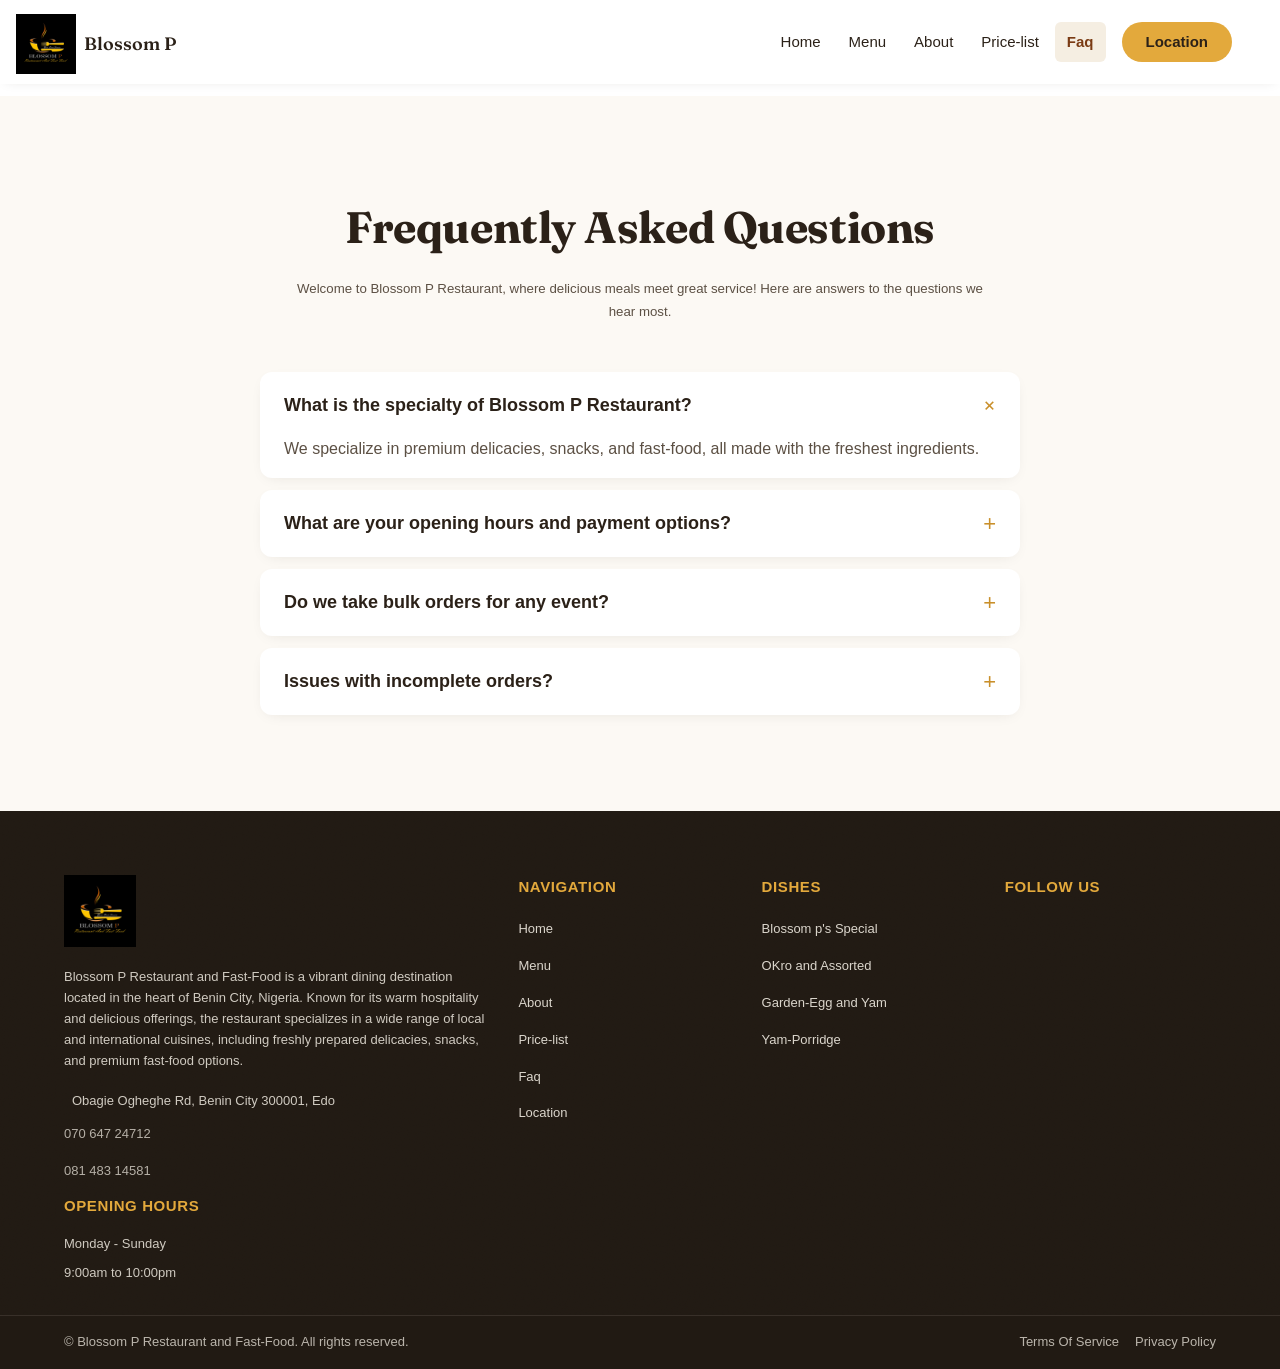
<file: faq/index.html>
<!DOCTYPE html>
<html lang="en">
<head>
    <meta charset="UTF-8">
    <meta name="viewport" content="width=device-width, initial-scale=1.0">
    <meta name="description" content="Get answers about Blossom P Restaurant in Benin City, including our Nigerian food, opening hours, payment options, and bulk orders.">
    <link rel="canonical" href="https://www.blossompfastfood.com/faq/index.html">
    <meta property="og:type" content="website">
    <meta property="og:site_name" content="Blossom P Restaurant and Fast-Food">
    <meta property="og:url" content="https://www.blossompfastfood.com/faq/index.html">
    <meta property="og:image" content="https://www.blossompfastfood.com/Resources/css/img/africana/okra1-img.jpg">
    <meta property="og:image:alt" content="Blossom P Nigerian meals served in Benin City">
    <meta property="og:title" content="FAQs | Blossom P Restaurant Benin City">
    <meta property="og:description" content="Find answers about Blossom P Restaurant, opening hours, payment options, and bulk orders in Benin City.">
    <meta name="twitter:card" content="summary">
    <meta name="twitter:image" content="https://www.blossompfastfood.com/Resources/css/img/africana/okra1-img.jpg">
    <meta name="twitter:title" content="FAQs | Blossom P Restaurant Benin City">
    <meta name="twitter:description" content="Find answers about Blossom P Restaurant, opening hours, payment options, and bulk orders in Benin City.">
    <title>FAQs | Blossom P Restaurant Benin City</title>
    <link rel="stylesheet" href="../Resources/css/tokens.css">
    <link rel="stylesheet" href="../Resources/css/shared.css">
    <link rel="stylesheet" href="style.css">

    <link rel="apple-touch-icon" sizes="180x180" href="../favicon_io/apple-touch-icon.png">
    <link rel="icon" type="image/png" sizes="32x32" href="../favicon_io/favicon-32x32.png">
    <link rel="icon" type="image/png" sizes="16x16" href="../favicon_io/favicon-16x16.png">
    <link rel="manifest" href="../favicon_io/site.webmanifest">

    <script src="../ajax/libs/jquery/3.7.1/jquery.min.js"></script>
    <script src="../7542b063b0.js" crossorigin="anonymous"></script>

</head>
<body>

<div class="main-content">
    <a href="#main-content" class="skip-link">Skip to content</a>
    <!-- SHARED HEADER — keep in sync with other 5 pages, see Resources/css/shared.css for shared styles -->
     <header>
        <div class="sidebtn" id="sbtn"><i class="fa-solid fa-bars btnicon"></i></div>
        <a href="../index.html" class="logo1">
            <img src="../Resources/logo/logo1.jpg" alt="Blossom P logo">
        </a>
        <a href="../index.html" class="nav-brand-text">Blossom P</a>
        <div class="long"></div>

            <div class="sidebar-backdrop" id="sidebarBackdrop"></div>
            <div class="sidebar" id="sidebar">
                <div class="sidebar__brand">
                    <img src="../Resources/logo/logo1.jpg" alt="Blossom P logo">
                    <div>
                        <p class="sidebar__brand-name">Blossom P</p>
                        <p class="sidebar__brand-tag">Restaurant &amp; Fast-Food</p>
                    </div>
                </div>
                <div class="sidebar__nav" role="navigation" aria-label="Mobile menu">
                    <a href="../index.html" class="sidebar__link"><i class="fa-solid fa-house"></i><span>Home</span></a>
                    <a href="../menu2/index.html" class="sidebar__link"><i class="fa-solid fa-utensils"></i><span>Menu</span></a>
                    <a href="../Pages/pricelist/index.html" class="sidebar__link"><i class="fa-solid fa-tag"></i><span>Price-list</span></a>
                    <a href="../Pages/About/index.html" class="sidebar__link"><i class="fa-solid fa-circle-info"></i><span>About</span></a>
                    <a href="../Pages/location/index.html" class="sidebar__link"><i class="fa-solid fa-location-dot"></i><span>Contact Us</span></a>
                    <a href="index.html" class="sidebar__link active"><i class="fa-solid fa-circle-question"></i><span>Faq</span></a>
                </div>
                <div class="sidebar__footer">
                    <a href="../Pages/location/index.html" class="btn btn-primary sidebar__cta">Order Online</a>
                    <span class="sidebar__footer-label">Follow Us</span>
                    <div class="side-socials">
                        <a href="https://www.facebook.com" target="_blank" rel="noopener" aria-label="Facebook"><i class="fa-brands fa-facebook-f icon"></i></a>
                        <a href="https://www.instagram.com/blossom_p_fastfood?stkn=bjQwM3M0cDZuYmN6" target="_blank" rel="noopener" aria-label="Instagram"><i class="fa-brands fa-instagram icon"></i></a>
                        <a href="https://wa.me/2349138878562" target="_blank" rel="noopener" aria-label="WhatsApp"><i class="fa-brands fa-whatsapp icon"></i></a>
                    </div>
                </div>
            </div>

           <nav>
            <div class="navlink">
                <a href="../index.html">Home</a>
                <a href="../menu2/index.html">Menu</a>
                <a href="../Pages/About/index.html">About</a>
                <a href="../Pages/pricelist/index.html">Price-list</a>
                <a href="index.html" class="active">Faq</a>
                <a href="../Pages/location/index.html">Location</a>
            </div>
        </nav>

        <div class="order">
            <a href="../Pages/location/index.html">Order Online</a>
        </div>

      </header>
      <!-- END SHARED HEADER -->

    <div class="title" id="main-content" tabindex="-1">
        <h1>Frequently Asked Questions</h1>
        <h5>Welcome to Blossom P Restaurant, where delicious meals meet great service! Here are answers to the questions we hear most.</h5>
    </div>

    <div class="container">
        <!-- FAQ Section -->
        <div class="faq-list">
            <details class="faq-item" name="faq" open>
                <summary class="faq-item__q">What is the specialty of Blossom P Restaurant?</summary>
                <p class="faq-item__a">We specialize in premium delicacies, snacks, and fast-food, all made with the freshest ingredients.</p>
            </details>

            <details class="faq-item" name="faq">
                <summary class="faq-item__q">What are your opening hours and payment options?</summary>
                <p class="faq-item__a">We're open Monday to Sunday, 9:00am to 10:00pm. We accept cash, card, and digital payment methods for your convenience.</p>
            </details>

            <details class="faq-item" name="faq">
                <summary class="faq-item__q">Do we take bulk orders for any event?</summary>
                <p class="faq-item__a">Yes, we do take bulk orders for events, but with prior notice.</p>
            </details>

            <details class="faq-item" name="faq">
                <summary class="faq-item__q">Issues with incomplete orders?</summary>
                <p class="faq-item__a">For every order, the customer is supposed to confirm their order before leaving the restaurant.</p>
            </details>
        </div>
    </div>

        <!-- SHARED FOOTER — keep in sync with other 5 pages, see Resources/css/shared.css for shared styles -->
        <div class="footer-cont">
            <div class="items">
                <img src="../Resources/logo/logo1.jpg" alt="Blossom P logo">
                <p>Blossom P Restaurant and Fast-Food is a vibrant dining destination
                     located in the heart of Benin City, Nigeria. Known for its warm hospitality and delicious offerings, the restaurant specializes in a wide range of local and international cuisines,
                    including freshly prepared delicacies, snacks, and premium fast-food options.</p>
               <p class="footer-address"><i class="fa-solid fa-location-dot"></i> Obagie Ogheghe Rd, Benin City 300001, Edo</p>
               <p class="footer-phone"><i class="fa-solid fa-phone"></i> <a href="tel:+2347064724712">070 647 24712</a></p>
               <p class="footer-phone"><i class="fa-solid fa-phone"></i> <a href="tel:+2348148314581">081 483 14581</a></p>
               <h3>Opening Hours</h3>
               <p>Monday - Sunday</p>
               <p>9:00am to 10:00pm</p>
            </div>
            <div class="items">
                <h3>Navigation</h3>
                <a href="../index.html">Home</a>
                <a href="../menu2/index.html">Menu</a>
                <a href="../Pages/About/index.html">About</a>
                <a href="../Pages/pricelist/index.html">Price-list</a>
                <a href="index.html">Faq</a>
                <a href="../Pages/location/index.html">Location</a>
            </div>
            <div class="items">
                <h3>Dishes</h3>
                <a href="../menu2/index.html#Continental">Blossom p's Special</a>
                <a href="../menu2/index.html#African">OKro and Assorted</a>
                <a href="../menu2/index.html#African">Garden-Egg and Yam</a>
                <a href="../menu2/index.html#African">Yam-Porridge</a>
            </div>
            <div class="items">
                <h3>Follow Us</h3>
                <div class="icon">
                    <a href="https://www.facebook.com" target="_blank" rel="noopener" aria-label="Facebook"><i class="fa-brands fa-facebook-f i"></i></a>
                    <a href="https://www.instagram.com/blossom_p_fastfood?stkn=bjQwM3M0cDZuYmN6" target="_blank" rel="noopener" aria-label="Instagram"><i class="fa-brands fa-instagram i"></i></a>
                    <a href="https://wa.me/2349138878562" target="_blank" rel="noopener" aria-label="WhatsApp"><i class="fa-brands fa-whatsapp i"></i></a>
            </div>
            </div>
     </div>
        <footer>
            <div class="boxx">
           <p class="copy">&copy; <span id="current-year"></span> Blossom P Restaurant and Fast-Food. All rights reserved.</p>
           <div class="terms">
            <a href="#">Terms Of Service</a>
            <a href="#">Privacy Policy</a>
        </div>
    </div>
        </footer>
        <!-- END SHARED FOOTER -->

</div>
<script src="../Resources/js/nav.js"></script>
</body>
</html>
</file>
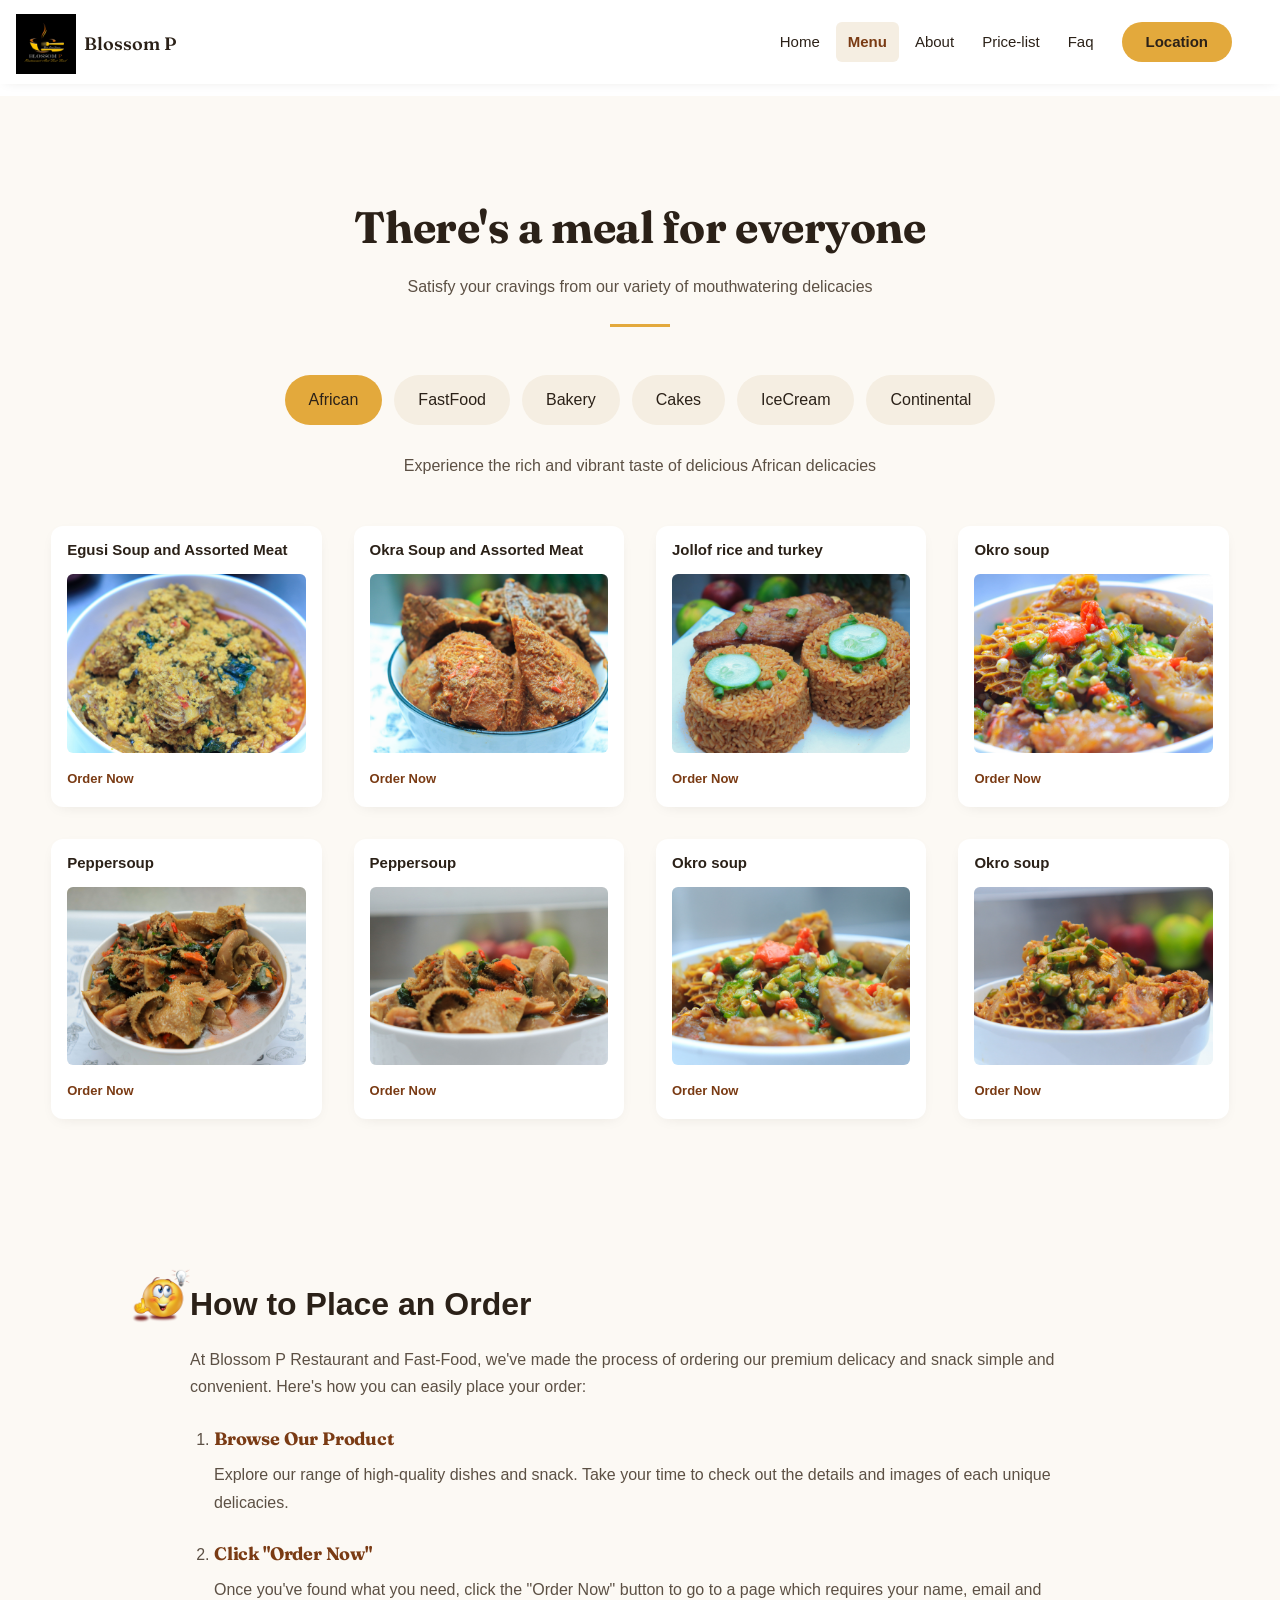
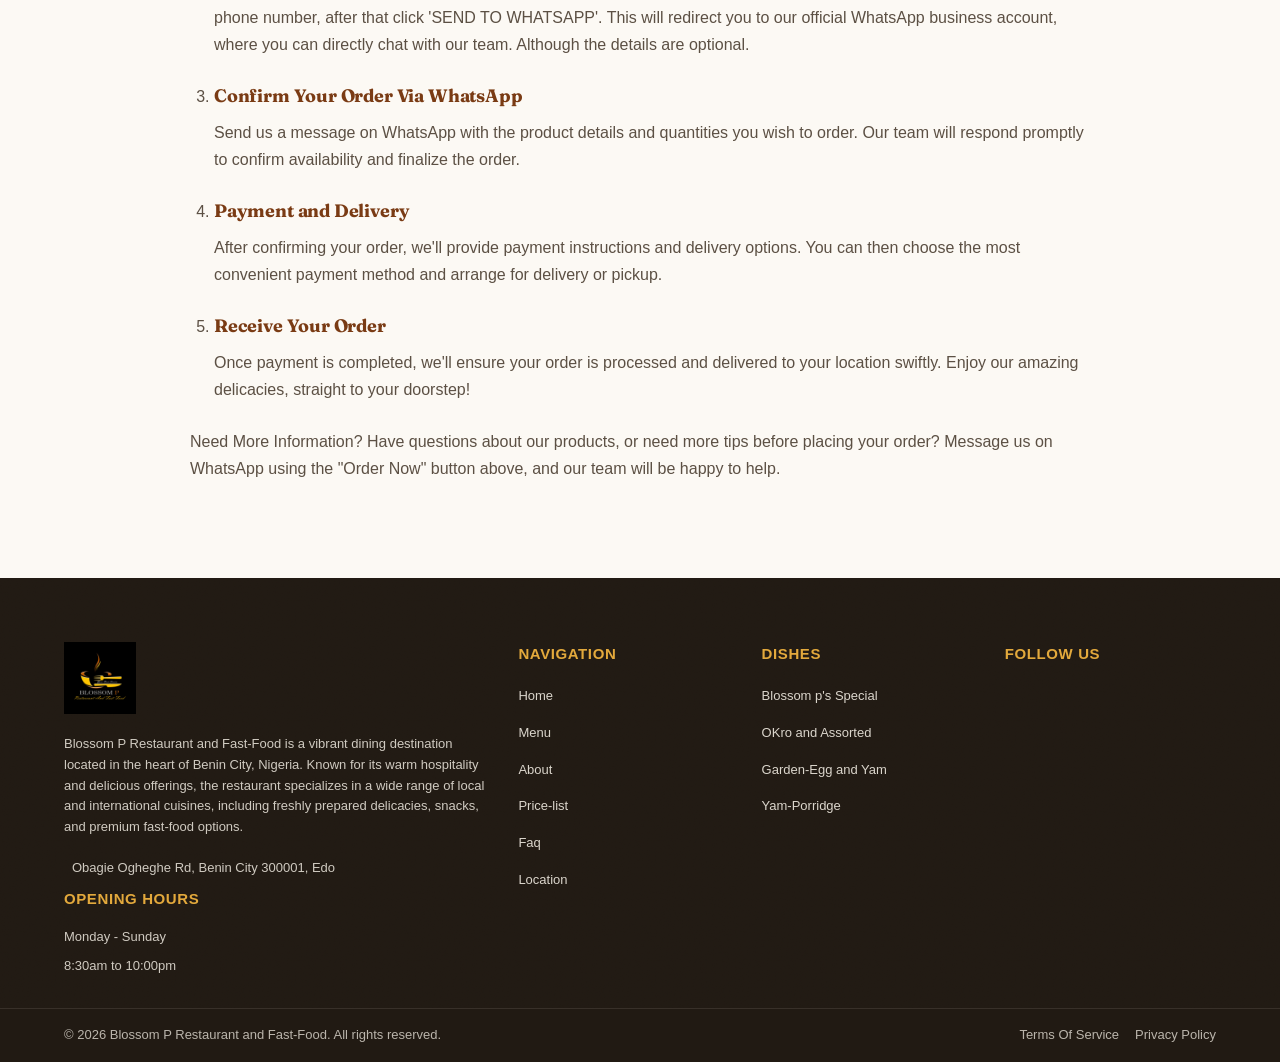
<file: menu2/index.html>
<!DOCTYPE html>
<html lang="en">
<head>
    <meta charset="UTF-8">
    <meta name="viewport" content="width=device-width, initial-scale=1.0">
    <meta name="description" content="Explore the Blossom P menu in Benin City, with Nigerian meals, fast food, bakery items, continental dishes, and ice cream. Order your favorites on WhatsApp.">
    <link rel="canonical" href="https://www.blossompfastfood.com/menu2/index.html">
    <meta property="og:type" content="website">
    <meta property="og:site_name" content="Blossom P Restaurant and Fast-Food">
    <meta property="og:url" content="https://www.blossompfastfood.com/menu2/index.html">
    <meta property="og:image" content="https://www.blossompfastfood.com/Resources/css/img/africana/jollof-turkey-img.jpg">
    <meta property="og:image:alt" content="Jollof rice with turkey from the Blossom P menu">
    <meta property="og:title" content="Restaurant Menu | Blossom P Benin City">
    <meta property="og:description" content="Explore Nigerian meals, fast food, bakery items, continental dishes, and ice cream at Blossom P in Benin City.">
    <meta name="twitter:card" content="summary">
    <meta name="twitter:image" content="https://www.blossompfastfood.com/Resources/css/img/africana/jollof-turkey-img.jpg">
    <meta name="twitter:title" content="Restaurant Menu | Blossom P Benin City">
    <meta name="twitter:description" content="Explore Nigerian meals, fast food, bakery items, continental dishes, and ice cream at Blossom P in Benin City.">
    <title>Restaurant Menu | Blossom P Benin City</title>
    <link rel="stylesheet" href="../Resources/css/tokens.css">
    <link rel="stylesheet" href="../Resources/css/shared.css">
    <link rel="stylesheet" href="style.css">

    <link rel="apple-touch-icon" sizes="180x180" href="../favicon_io/apple-touch-icon.png">
    <link rel="icon" type="image/png" sizes="32x32" href="../favicon_io/favicon-32x32.png">
    <link rel="icon" type="image/png" sizes="16x16" href="../favicon_io/favicon-16x16.png">
    <link rel="manifest" href="../favicon_io/site.webmanifest">

    <script src="../ajax/libs/jquery/3.7.1/jquery.min.js"></script>
    <script src="../7542b063b0.js" crossorigin="anonymous"></script>

</head>
<body>

    <div class="main-content">
        <!-- SHARED HEADER — keep in sync with other 5 pages, see Resources/css/shared.css for shared styles -->
        <a href="#main" class="skip-link">Skip to content</a>
      <header>
            <div class="sidebtn" id="sbtn"><i class="fa-solid fa-bars btnicon"></i></div>
            <a href="../index.html" class="logo1">
                <img src="../Resources/logo/logo1.jpg" alt="Blossom P logo">
            </a>
            <a href="../index.html" class="nav-brand-text">Blossom P</a>
            <div class="long"></div>

            <div class="sidebar-backdrop" id="sidebarBackdrop"></div>
            <div class="sidebar" id="sidebar">
                <div class="sidebar__brand">
                    <img src="../Resources/logo/logo1.jpg" alt="Blossom P logo">
                    <div>
                        <p class="sidebar__brand-name">Blossom P</p>
                        <p class="sidebar__brand-tag">Restaurant &amp; Fast-Food</p>
                    </div>
                </div>
                <div class="sidebar__nav" role="navigation" aria-label="Mobile menu">
                    <a href="../index.html" class="sidebar__link"><i class="fa-solid fa-house"></i><span>Home</span></a>
                    <a href="index.html" class="sidebar__link active"><i class="fa-solid fa-utensils"></i><span>Menu</span></a>
                    <a href="../Pages/pricelist/index.html" class="sidebar__link"><i class="fa-solid fa-tag"></i><span>Price-list</span></a>
                    <a href="../Pages/About/index.html" class="sidebar__link"><i class="fa-solid fa-circle-info"></i><span>About</span></a>
                    <a href="../Pages/location/index.html" class="sidebar__link"><i class="fa-solid fa-location-dot"></i><span>Contact Us</span></a>
                    <a href="../faq/index.html" class="sidebar__link"><i class="fa-solid fa-circle-question"></i><span>Faq</span></a>
                </div>
                <div class="sidebar__footer">
                    <a href="../Pages/location/index.html" class="btn btn-primary sidebar__cta">Order Online</a>
                    <span class="sidebar__footer-label">Follow Us</span>
                    <div class="side-socials">
                        <a href="https://www.facebook.com" target="_blank" rel="noopener" aria-label="Facebook"><i class="fa-brands fa-facebook-f icon"></i></a>
                        <a href="https://www.instagram.com/blossom_p_fastfood?stkn=bjQwM3M0cDZuYmN6" target="_blank" rel="noopener" aria-label="Instagram"><i class="fa-brands fa-instagram icon"></i></a>
                        <a href="https://wa.me/2349138878562" target="_blank" rel="noopener" aria-label="WhatsApp"><i class="fa-brands fa-whatsapp icon"></i></a>
                    </div>
                </div>
            </div>

           <nav>
            <div class="navlink">
                <a href="../index.html">Home</a>
                <a href="index.html" class="active">Menu</a>
                <a href="../Pages/About/index.html">About</a>
                <a href="../Pages/pricelist/index.html">Price-list</a>
                <a href="../faq/index.html">Faq</a>
                <a href="../Pages/location/index.html">Location</a>
            </div>
        </nav>

        <div class="order">
            <a href="../Pages/location/index.html">Order Online</a>
        </div>

      </header>
      <!-- END SHARED HEADER -->

      <div class="main" id="main" tabindex="-1">
          <div class="meal">
              <h1>There's a meal for everyone</h1>
              <p>Satisfy your cravings from our variety of mouthwatering delicacies</p>
              <hr>
          </div>

          <div class="menu" id="menu">
              <p><a href="#" class="category active" data-category="African">African</a></p>
              <p><a href="#" class="category" data-category="FastFood">FastFood</a></p>
              <p><a href="#" class="category" data-category="Bakery">Bakery</a></p>
              <p><a href="#" class="category" data-category="Cakes">Cakes</a></p>
              <p><a href="#" class="category" data-category="Icecream">IceCream</a></p>
              <p><a href="#" class="category" data-category="Continental">Continental</a></p>
              <p class="af">Experience the rich and vibrant taste of delicious African delicacies</p>
          </div>

          <!-- African food section -->
          <div class="food active" id="African">
              <div class="box">
                  <h5>Egusi Soup and Assorted Meat</h5>
                  <div class="dish-card__media"><img src="../Resources/css/img/africana/egusi-img.jpg" alt="Egusi Soup"></div>
                  <p><a href="../Pages/location/index.html">Order Now</a></p>
              </div>
              <div class="box">
                  <h5>Okra Soup and Assorted Meat</h5>
                  <div class="dish-card__media"><img src="../Resources/css/img/africana/assorted1-img.jpg" alt="Okra Soup"></div>
                  <p><a href="../Pages/location/index.html">Order Now</a></p>
              </div>
              <div class="box">
                  <h5>Jollof rice and turkey</h5>
                  <div class="dish-card__media"><img src="../Resources/css/img/africana/jollof-turkey-img.jpg" alt="Jollof rice and turkey"></div>
                  <p><a href="../Pages/location/index.html">Order Now</a></p>
              </div>
              <div class="box">
                  <h5>Okro soup</h5>
                  <div class="dish-card__media"><img src="../Resources/css/img/africana/okra1-img.jpg" alt="Okro soup"></div>
                  <p><a href="../Pages/location/index.html">Order Now</a></p>
              </div>
              <div class="box">
                  <h5>Peppersoup</h5>
                  <div class="dish-card__media"><img src="../Resources/css/img/africana/ppsoup2-img.jpg" alt="Peppersoup"></div>
                  <p><a href="../Pages/location/index.html">Order Now</a></p>
              </div>
              <div class="box">
                  <h5>Peppersoup</h5>
                  <div class="dish-card__media"><img src="../Resources/css/img/africana/ppsoupp1-img.jpg" alt="Peppersoup"></div>
                  <p><a href="../Pages/location/index.html">Order Now</a></p>
              </div>
              <div class="box">
                  <h5>Okro soup</h5>
                  <div class="dish-card__media"><img src="../Resources/css/img/africana/okra2-img.jpg" alt="Okro soup"></div>
                  <p><a href="../Pages/location/index.html">Order Now</a></p>
              </div>
              <div class="box">
                  <h5>Okro soup</h5>
                  <div class="dish-card__media"><img src="../Resources/css/img/africana/okra4-img.jpg" alt="Okro soup"></div>
                  <p><a href="../Pages/location/index.html">Order Now</a></p>
              </div>
          </div>

          <!-- Fast Food section -->
          <div class="food" id="FastFood">
              <div class="box">
                  <h5>Garden Egg Stew</h5>
                  <div class="dish-card__media"><img src="../Resources/css/img/fastfood/eggsauce-img.jpg" alt="Garden Egg Stew"></div>
                  <p><a href="../Pages/location/index.html">Order Now</a></p>
              </div>
              <div class="box">
                  <h5>Fried rice and chicken</h5>
                  <div class="dish-card__media"><img src="../Resources/css/img/fastfood/friedrice-chicken-img.jpg" alt="Fried rice and chicken"></div>
                  <p><a href="../Pages/location/index.html">Order Now</a></p>
              </div>
              <div class="box">
                  <h5>Sauce and turkey</h5>
                  <div class="dish-card__media"><img src="../Resources/css/img/fastfood/sauce-and-turkey-img.jpg" alt="Sauce and turkey"></div>
                  <p><a href="../Pages/location/index.html">Order Now</a></p>
              </div>
              <div class="box">
                  <h5>Jollof rice and turkey</h5>
                  <div class="dish-card__media"><img src="../Resources/css/img/fastfood/jolof-turkey3-img.jpg" alt="Jollof rice and turkey"></div>
                  <p><a href="../Pages/location/index.html">Order Now</a></p>
              </div>
              <div class="box">
                  <h5>Fried Rice</h5>
                  <div class="dish-card__media"><img src="../Resources/css/img/fastfood/friedrice-img.jpg" alt="Fried Rice"></div>
                  <p><a href="../Pages/location/index.html">Order Now</a></p>
              </div>
              <div class="box">
                  <h5>Jollof rice and turkey</h5>
                  <div class="dish-card__media"><img src="../Resources/css/img/fastfood/joloff-turkey2-img.jpg" alt="Jollof rice and turkey"></div>
                  <p><a href="../Pages/location/index.html">Order Now</a></p>
              </div>
              <div class="box">
                  <h5>Spaghetti</h5>
                  <div class="dish-card__media"><img src="../Resources/css/img/fastfood/spagg2-img.jpg" alt="Spaghetti"></div>
                  <p><a href="../Pages/location/index.html">Order Now</a></p>
              </div>
              <div class="box">
                  <h5>Spaghetti</h5>
                  <div class="dish-card__media"><img src="../Resources/css/img/fastfood/spag-img.jpg" alt="Spaghetti"></div>
                  <p><a href="../Pages/location/index.html">Order Now</a></p>
              </div>
          </div>

          <!-- Bakery section -->
          <div class="food" id="Bakery">
              <div class="box">
                  <h5>Cake</h5>
                  <div class="dish-card__media"><img src="../Resources/css/img/bakery/cake-3500-img.jpg" alt="Cake"></div>
                  <p><a href="../Pages/location/index.html">Order Now</a></p>
              </div>
              <div class="box">
                  <h5>Cup cake</h5>
                  <div class="dish-card__media"><img src="../Resources/css/img/bakery/cupcakeimg.jpg" alt="Cup cake"></div>
                  <p><a href="../Pages/location/index.html">Order Now</a></p>
              </div>
              <div class="box">
                  <h5>Fish pie</h5>
                  <div class="dish-card__media"><img src="../Resources/css/img/bakery/fishpie-img.jpg" alt="Fish pie"></div>
                  <p><a href="../Pages/location/index.html">Order Now</a></p>
              </div>
              <div class="box">
                  <h5>Meat pie</h5>
                  <div class="dish-card__media"><img src="../Resources/css/img/bakery/meatpie-img.jpg" alt="Meat pie"></div>
                  <p><a href="../Pages/location/index.html">Order Now</a></p>
              </div>
              <div class="box">
                  <h5>Shawarma</h5>
                  <div class="dish-card__media"><img src="../Resources/css/img/bakery/sharwamar-img.jpg" alt="Shawarma"></div>
                  <p><a href="../Pages/location/index.html">Order Now</a></p>
              </div>
              <div class="box">
                  <h5>Shawarma</h5>
                  <div class="dish-card__media"><img src="../Resources/css/img/bakery/shawarma-outdoor3-img.jpg" alt="Shawarma"></div>
                  <p><a href="../Pages/location/index.html">Order Now</a></p>
              </div>
              <div class="box">
                  <h5>Cake</h5>
                  <div class="dish-card__media"><img src="../Resources/css/img/bakery/cake3-3500-img.jpg" alt="Cake"></div>
                  <p><a href="../Pages/location/index.html">Order Now</a></p>
              </div>
              <div class="box">
                  <h5>Cake</h5>
                  <div class="dish-card__media"><img src="../Resources/css/img/bakery/cake2-3500-img.jpg" alt="Cake"></div>
                  <p><a href="../Pages/location/index.html">Order Now</a></p>
              </div>
          </div>

          <!-- Cakes section -->
          <div class="food" id="Cakes">
              <div class="box">
                  <h5>Cake</h5>
                  <div class="dish-card__media"><img src="../Resources/css/img/bakery/cake-3500-img.jpg" alt="Cake"></div>
                  <p><a href="../Pages/location/index.html">Order Now</a></p>
              </div>
              <div class="box">
                  <h5>Cake</h5>
                  <div class="dish-card__media"><img src="../Resources/css/img/bakery/cake2-3500-img.jpg" alt="Cake"></div>
                  <p><a href="../Pages/location/index.html">Order Now</a></p>
              </div>
              <div class="box">
                  <h5>Cake</h5>
                  <div class="dish-card__media"><img src="../Resources/css/img/bakery/cake3-3500-img.jpg" alt="Cake"></div>
                  <p><a href="../Pages/location/index.html">Order Now</a></p>
              </div>
              <div class="box">
                  <h5>Cup cake</h5>
                  <div class="dish-card__media"><img src="../Resources/css/img/bakery/cupcakeimg.jpg" alt="Cup cake"></div>
                  <p><a href="../Pages/location/index.html">Order Now</a></p>
              </div>
          </div>

          <!-- Ice Cream section -->
          <div class="food" id="Icecream">
              <div class="coming-soon">
                  <h3>Ice cream flavors coming soon!</h3>
                  <p>We're putting together photos of our ice cream and cold drinks menu. In the meantime, ask our team about today's flavors when you place an order.</p>
                  <a href="../Pages/location/index.html" class="btn btn-primary">Ask about flavors</a>
              </div>
          </div>

          <!-- Continental section -->
          <div class="food" id="Continental">
              <div class="box">
                  <h5>Spaghetti</h5>
                  <div class="dish-card__media"><img src="../Resources/css/img/breakfast/spagg2-img.jpg" alt="Spaghetti"></div>
                  <p><a href="../Pages/location/index.html">Order Now</a></p>
              </div>
              <div class="box">
                  <h5>Special Rice</h5>
                  <div class="dish-card__media"><img src="../Resources/css/img/breakfast/specialrice1-img.jpg" alt="Special Rice"></div>
                  <p><a href="../Pages/location/index.html">Order Now</a></p>
              </div>
              <div class="box">
                  <h5>Spaghetti</h5>
                  <div class="dish-card__media"><img src="../Resources/css/img/breakfast/spag-img.jpg" alt="Spaghetti"></div>
                  <p><a href="../Pages/location/index.html">Order Now</a></p>
              </div>
              <div class="box">
                  <h5>Fried rice and Jollof rice</h5>
                  <div class="dish-card__media"><img src="../Resources/css/img/breakfast/friedriceandjollof-img.jpg" alt="Fried rice and Jollof rice"></div>
                  <p><a href="../Pages/location/index.html">Order Now</a></p>
              </div>
              <div class="box">
                  <h5>Egg sauce</h5>
                  <div class="dish-card__media"><img src="../Resources/css/img/breakfast/eggsauce-img.jpg" alt="Egg sauce"></div>
                  <p><a href="../Pages/location/index.html">Order Now</a></p>
              </div>
              <div class="box">
                  <h5>Shawarma</h5>
                  <div class="dish-card__media"><img src="../Resources/css/img/bakery/sharwamar-img.jpg" alt="Shawarma"></div>
                  <p><a href="../Pages/location/index.html">Order Now</a></p>
              </div>
              <div class="box">
                  <h5>Spaghetti</h5>
                  <div class="dish-card__media"><img src="../Resources/css/img/breakfast/spag-img.jpg" alt="Spaghetti"></div>
                  <p><a href="../Pages/location/index.html">Order Now</a></p>
              </div>
              <div class="box">
                  <h5>Special Rice</h5>
                  <div class="dish-card__media"><img src="../Resources/css/img/breakfast/specialrice1-img.jpg" alt="Special Rice"></div>
                  <p><a href="../Pages/location/index.html">Order Now</a></p>
              </div>
          </div>
      </div>

        <div class="order-section">
            <h3 class="order-title">How to Place an Order</h3>
            <img src="../Resources/css/img/idea%20emoji.png" alt="Idea Emoji" class="order-image">
            <p class="order-description">
                At Blossom P Restaurant and Fast-Food, we've made the process of ordering our premium delicacy and snack simple and convenient. Here's how you can easily place your order:
            </p>

            <ol class="order-steps">
                <li>
                    <h2>Browse Our Product</h2>
                    <p class="order-step">Explore our range of high-quality dishes and snack. Take your time to check out the details and images of each unique delicacies.</p>
                </li>
                <li>
                    <h2>Click "Order Now"</h2>
                    <p class="order-step">Once you've found what you need, click the "Order Now" button to go to a page which requires your name, email and phone number, after that click 'SEND TO WHATSAPP'. This will redirect you to our official WhatsApp business account, where you can directly chat with our team. Although the details are optional.</p>
                </li>
                <li>
                    <h2>Confirm Your Order Via WhatsApp</h2>
                    <p class="order-step">Send us a message on WhatsApp with the product details and quantities you wish to order. Our team will respond promptly to confirm availability and finalize the order.</p>
                </li>
                <li>
                    <h2>Payment and Delivery</h2>
                    <p class="order-step">After confirming your order, we'll provide payment instructions and delivery options. You can then choose the most convenient payment method and arrange for delivery or pickup.</p>
                </li>
                <li>
                    <h2>Receive Your Order</h2>
                    <p class="order-step">Once payment is completed, we'll ensure your order is processed and delivered to your location swiftly. Enjoy our amazing delicacies, straight to your doorstep!</p>
                </li>
            </ol>

            <p class="order-extra-info">
                Need More Information? Have questions about our products, or need more tips before placing your order? Message us on WhatsApp using the "Order Now" button above, and our team will be happy to help.
            </p>
        </div>

        <!-- SHARED FOOTER — keep in sync with other 5 pages, see Resources/css/shared.css for shared styles -->
        <div class="footer-cont">
            <div class="items">
                <img src="../Resources/logo/logo1.jpg" alt="Blossom P logo">
                <p>Blossom P Restaurant and Fast-Food is a vibrant dining destination
                     located in the heart of Benin City, Nigeria. Known for its warm hospitality and delicious offerings, the restaurant specializes in a wide range of local and international cuisines,
                    including freshly prepared delicacies, snacks, and premium fast-food options.</p>
               <p class="footer-address"><i class="fa-solid fa-location-dot"></i> Obagie Ogheghe Rd, Benin City 300001, Edo</p>
               <h3>Opening Hours</h3>
               <p>Monday - Sunday</p>
               <p>8:30am to 10:00pm</p>
            </div>
            <div class="items">
                <h3>Navigation</h3>
                <a href="../index.html">Home</a>
                <a href="index.html">Menu</a>
                <a href="../Pages/About/index.html">About</a>
                <a href="../Pages/pricelist/index.html">Price-list</a>
                <a href="../faq/index.html">Faq</a>
                <a href="../Pages/location/index.html">Location</a>
            </div>
            <div class="items">
                <h3>Dishes</h3>
                    <a href="#African">Blossom p's Special</a>
                    <a href="#African">OKro and Assorted</a>
                    <a href="#Bakery">Garden-Egg and Yam</a>
                    <a href="#Continental">Yam-Porridge</a>
            </div>
            <div class="items">
                <h3>Follow Us</h3>
                <div class="icon">
                <a href="https://www.facebook.com" target="_blank" rel="noopener" aria-label="Facebook"><i class="fa-brands fa-facebook-f i"></i></a>
                <a href="https://www.instagram.com/blossom_p_fastfood?stkn=bjQwM3M0cDZuYmN6" target="_blank" rel="noopener" aria-label="Instagram"><i class="fa-brands fa-instagram i"></i></a>
                <a href="https://wa.me/2349138878562" target="_blank" rel="noopener" aria-label="WhatsApp"><i class="fa-brands fa-whatsapp i"></i></a>
            </div>
            </div>
     </div>
        <footer>
            <div class="boxx">
           <p class="copy">&copy; <span id="current-year"></span> Blossom P Restaurant and Fast-Food. All rights reserved.</p>
           <div class="terms">
            <a href="#">Terms Of Service</a>
            <a href="#">Privacy Policy</a>
        </div>
     </div>
        </footer>
        <!-- END SHARED FOOTER -->
        </div>


</body>

<script src="../Resources/js/nav.js"></script>
<script>
    $(document).ready(function() {
      $('.category').click(function(e) {
          e.preventDefault();

          $('.food').removeClass('active').css('opacity', 0).hide();
          $('.menu p a').removeClass('active');
          $(this).addClass('active');

          var category = $(this).data('category');
          var $selectedSection = $('#' + category);

          $selectedSection.show().animate({ opacity: 1 }, 100).addClass('active');
      });

      $('#current-year').text(new Date().getFullYear());
  });
</script>
</html>
</file>
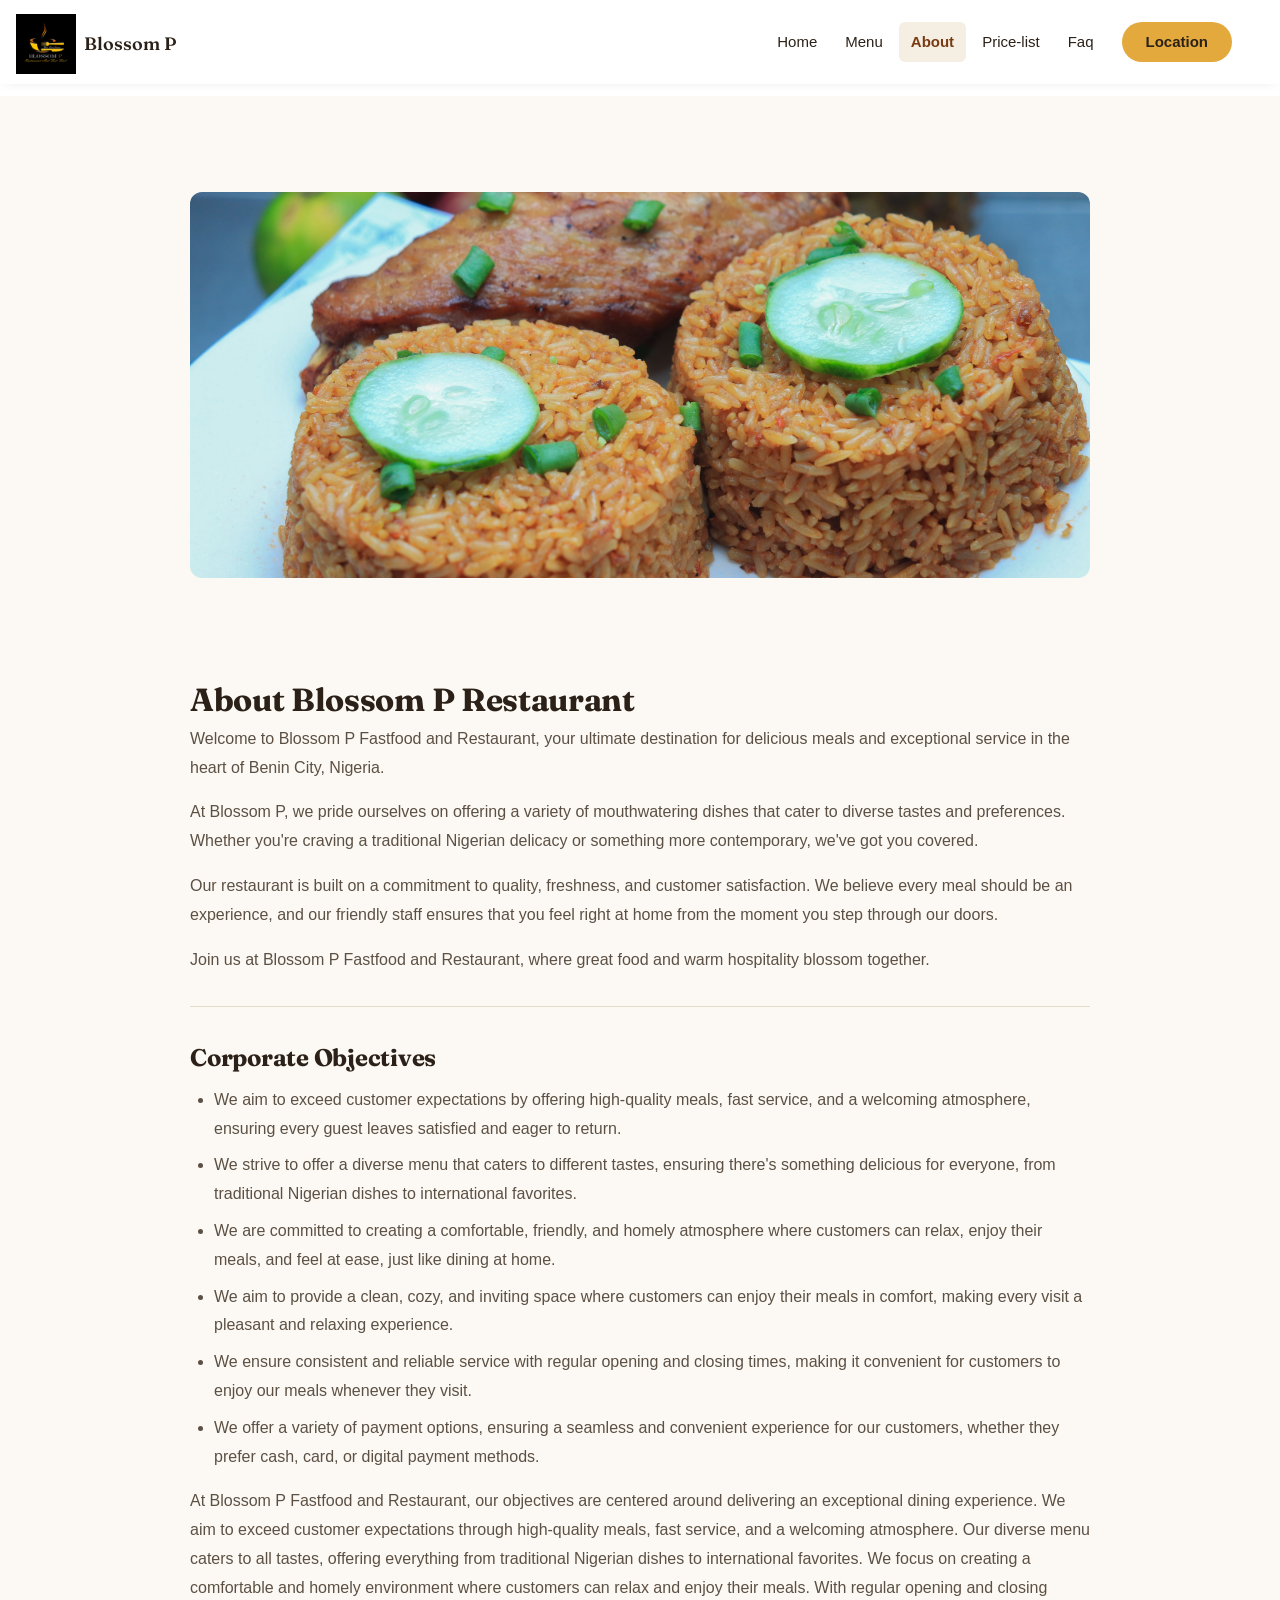
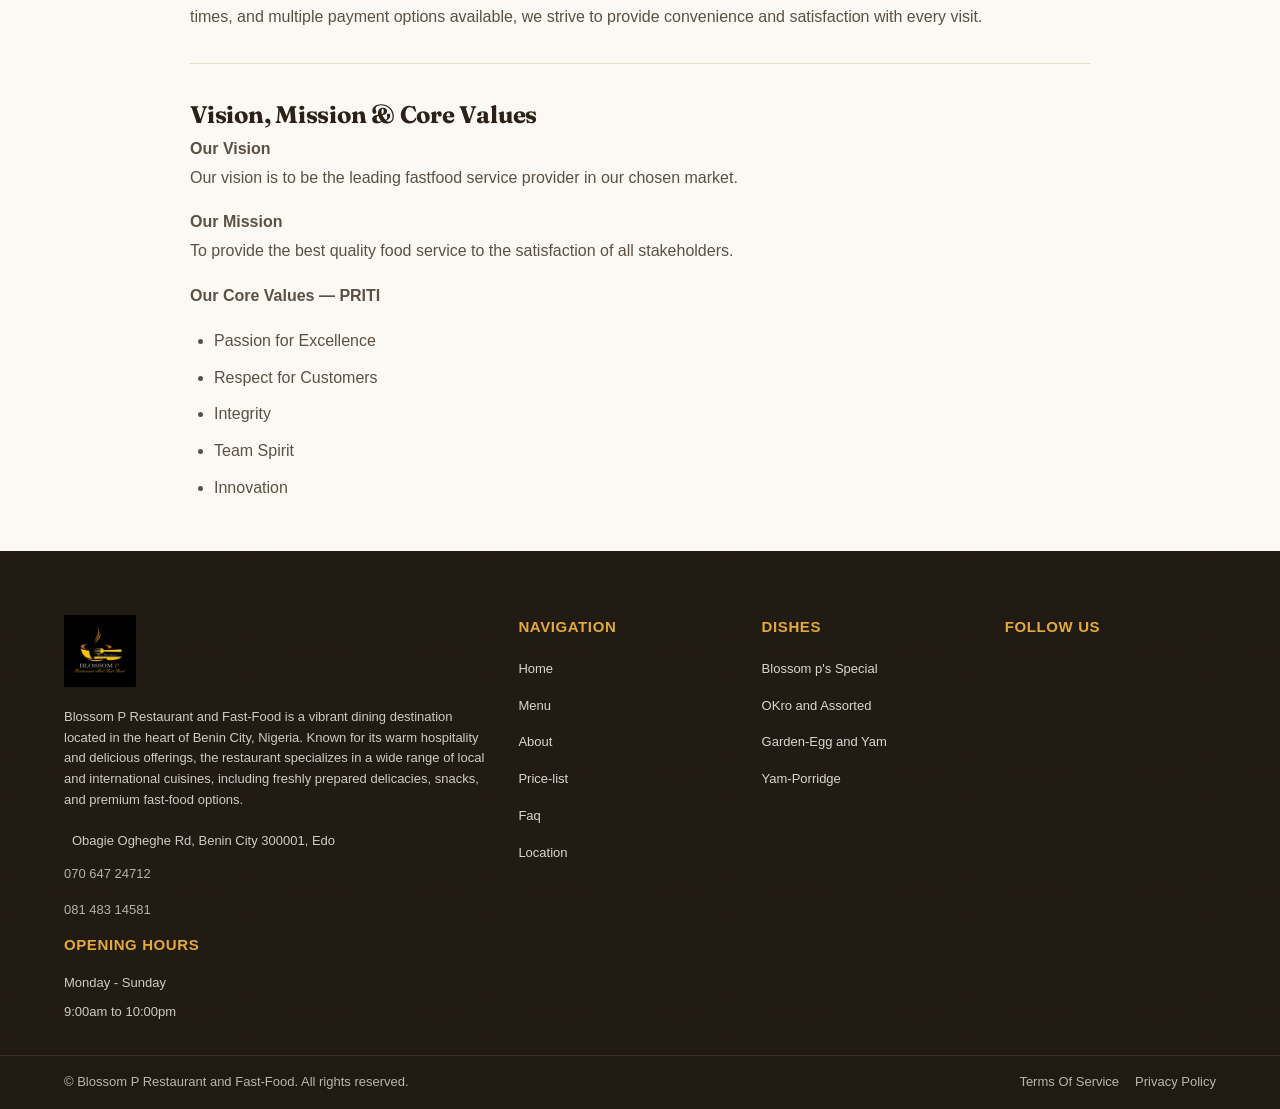
<file: Pages/About/index.html>
<!DOCTYPE html>
<html lang="en">
<head>
    <meta charset="UTF-8">
    <meta name="viewport" content="width=device-width, initial-scale=1.0">
    <meta name="description" content="Learn about Blossom P Restaurant and Fast-Food in Benin City, serving Nigerian favorites, snacks, and fast food with warm hospitality.">
    <link rel="canonical" href="https://www.blossompfastfood.com/Pages/About/index.html">
    <meta property="og:type" content="website">
    <meta property="og:site_name" content="Blossom P Restaurant and Fast-Food">
    <meta property="og:url" content="https://www.blossompfastfood.com/Pages/About/index.html">
    <meta property="og:image" content="https://www.blossompfastfood.com/Resources/css/img/africana/jollof-turkey-img.jpg">
    <meta property="og:image:alt" content="Jollof rice with turkey, a Blossom P specialty">
    <meta property="og:title" content="About Blossom P Restaurant | Benin City">
    <meta property="og:description" content="Meet Blossom P Restaurant and Fast-Food in Benin City, built around fresh meals, quality, and welcoming service.">
    <meta name="twitter:card" content="summary">
    <meta name="twitter:image" content="https://www.blossompfastfood.com/Resources/css/img/africana/jollof-turkey-img.jpg">
    <meta name="twitter:title" content="About Blossom P Restaurant | Benin City">
    <meta name="twitter:description" content="Meet Blossom P Restaurant and Fast-Food in Benin City, built around fresh meals, quality, and welcoming service.">
    <title>About Blossom P Restaurant | Benin City</title>
    <link rel="stylesheet" href="../../Resources/css/tokens.css">
    <link rel="stylesheet" href="../../Resources/css/shared.css">
    <link rel="stylesheet" href="style.css">

    <link rel="apple-touch-icon" sizes="180x180" href="../../favicon_io/apple-touch-icon.png">
    <link rel="icon" type="image/png" sizes="32x32" href="../../favicon_io/favicon-32x32.png">
    <link rel="icon" type="image/png" sizes="16x16" href="../../favicon_io/favicon-16x16.png">
    <link rel="manifest" href="../../favicon_io/site.webmanifest">

    <script src="../../7542b063b0.js" crossorigin="anonymous"></script>

</head>
<body>
   <div class="main-content">
   <!-- SHARED HEADER — keep in sync with other 5 pages, see Resources/css/shared.css for shared styles -->
   <a href="#main-content" class="skip-link">Skip to content</a>
     <header>
        <div class="sidebtn" id="sbtn"><i class="fa-solid fa-bars btnicon"></i></div>
        <a href="../../index.html" class="logo1">
            <img src="../../Resources/logo/logo1.jpg" alt="Blossom P logo">
        </a>
        <a href="../../index.html" class="nav-brand-text">Blossom P</a>
        <div class="long"></div>

            <div class="sidebar-backdrop" id="sidebarBackdrop"></div>
            <div class="sidebar" id="sidebar">
                <div class="sidebar__brand">
                    <img src="../../Resources/logo/logo1.jpg" alt="Blossom P logo">
                    <div>
                        <p class="sidebar__brand-name">Blossom P</p>
                        <p class="sidebar__brand-tag">Restaurant &amp; Fast-Food</p>
                    </div>
                </div>
                <div class="sidebar__nav" role="navigation" aria-label="Mobile menu">
                    <a href="../../index.html" class="sidebar__link"><i class="fa-solid fa-house"></i><span>Home</span></a>
                    <a href="../../menu2/index.html" class="sidebar__link"><i class="fa-solid fa-utensils"></i><span>Menu</span></a>
                    <a href="../pricelist/index.html" class="sidebar__link"><i class="fa-solid fa-tag"></i><span>Price-list</span></a>
                    <a href="index.html" class="sidebar__link active"><i class="fa-solid fa-circle-info"></i><span>About</span></a>
                    <a href="../location/index.html" class="sidebar__link"><i class="fa-solid fa-location-dot"></i><span>Contact Us</span></a>
                    <a href="../../faq/index.html" class="sidebar__link"><i class="fa-solid fa-circle-question"></i><span>Faq</span></a>
                </div>
                <div class="sidebar__footer">
                    <a href="../location/index.html" class="btn btn-primary sidebar__cta">Order Online</a>
                    <span class="sidebar__footer-label">Follow Us</span>
                    <div class="side-socials">
                        <a href="https://www.facebook.com" target="_blank" rel="noopener" aria-label="Facebook"><i class="fa-brands fa-facebook-f icon"></i></a>
                        <a href="https://www.instagram.com/blossom_p_fastfood?stkn=bjQwM3M0cDZuYmN6" target="_blank" rel="noopener" aria-label="Instagram"><i class="fa-brands fa-instagram icon"></i></a>
                        <a href="https://wa.me/2349138878562" target="_blank" rel="noopener" aria-label="WhatsApp"><i class="fa-brands fa-whatsapp icon"></i></a>
                    </div>
                </div>
            </div>

           <nav>
            <div class="navlink">
                <a href="../../index.html">Home</a>
                <a href="../../menu2/index.html">Menu</a>
                <a href="index.html" class="active">About</a>
                <a href="../pricelist/index.html">Price-list</a>
                <a href="../../faq/index.html">Faq</a>
                <a href="../location/index.html">Location</a>
            </div>
        </nav>

        <div class="order">
            <a href="../location/index.html">Order Online</a>
        </div>

      </header>
      <!-- END SHARED HEADER -->

<div class="main" id="main-content" tabindex="-1">
    <div class="hero-banner">
        <div class="dish-card__media">
            <img src="../../Resources/css/img/africana/jollof-turkey-img.jpg" alt="Jollof rice with turkey, a Blossom P specialty">
        </div>
    </div>

    <div class="sub">
        <h1>About Blossom P Restaurant</h1>
        <p>Welcome to Blossom P Fastfood and Restaurant, your ultimate destination for delicious meals and exceptional service in the heart of Benin City, Nigeria.</p>
        <p>At Blossom P, we pride ourselves on offering a variety of mouthwatering dishes that cater to diverse tastes and preferences. Whether you're craving a traditional Nigerian delicacy or something more contemporary, we've got you covered.</p>
        <p>Our restaurant is built on a commitment to quality, freshness, and customer satisfaction. We believe every meal should be an experience, and our friendly staff ensures that you feel right at home from the moment you step through our doors.</p>
        <p>Join us at Blossom P Fastfood and Restaurant, where great food and warm hospitality blossom together.</p>
    </div>
    <div class="sub">
        <h2>Corporate Objectives</h2>
        <ul>
            <li>We aim to exceed customer expectations by offering high-quality meals, fast service,
                and a welcoming atmosphere, ensuring every guest leaves satisfied and eager to return.</li>
            <li>We strive to offer a diverse menu that caters to different tastes,
                ensuring there's something delicious for everyone,
                from traditional Nigerian dishes to international favorites.</li>
            <li>We are committed to creating a comfortable, friendly, and homely
                atmosphere where customers can relax, enjoy their meals,
                and feel at ease, just like dining at home.</li>
            <li>We aim to provide a clean, cozy, and inviting space where customers
                can enjoy their meals in comfort, making every visit a pleasant
                and relaxing experience.</li>
            <li>We ensure consistent and reliable service with regular opening and
                closing times, making it convenient for customers to enjoy our meals
                whenever they visit.</li>
            <li>We offer a variety of payment options, ensuring a seamless and
                convenient experience for our customers, whether they prefer
                cash, card, or digital payment methods.</li>
        </ul>
        <p>At Blossom P Fastfood and Restaurant, our objectives are centered around delivering
             an exceptional dining experience. We aim to exceed customer expectations through
             high-quality meals, fast service, and a welcoming atmosphere. Our diverse menu caters
              to all tastes, offering everything from traditional Nigerian dishes to international
               favorites. We focus on creating a comfortable and homely environment where customers
               can relax and enjoy their meals. With regular opening and closing times, and multiple
               payment options available, we strive to provide convenience and satisfaction with every visit.</p>
    </div>
    <div class="sub">
        <h2>Vision, Mission &amp; Core Values</h2>
        <p><strong>Our Vision</strong><br>Our vision is to be the leading fastfood service provider in our chosen market.</p>
        <p><strong>Our Mission</strong><br>To provide the best quality food service to the satisfaction of all stakeholders.</p>
        <p><strong>Our Core Values — PRITI</strong></p>
        <ul>
            <li>Passion for Excellence</li>
            <li>Respect for Customers</li>
            <li>Integrity</li>
            <li>Team Spirit</li>
            <li>Innovation</li>
        </ul>
    </div>
</div>

        <!-- SHARED FOOTER — keep in sync with other 5 pages, see Resources/css/shared.css for shared styles -->
        <div class="footer-cont">
            <div class="items">
                <img src="../../Resources/logo/logo1.jpg" alt="Blossom P logo">
                <p>Blossom P Restaurant and Fast-Food is a vibrant dining destination
                     located in the heart of Benin City, Nigeria. Known for its warm hospitality and delicious offerings, the restaurant specializes in a wide range of local and international cuisines,
                     including freshly prepared delicacies, snacks, and premium fast-food options.</p>
               <p class="footer-address"><i class="fa-solid fa-location-dot"></i> Obagie Ogheghe Rd, Benin City 300001, Edo</p>
               <p class="footer-phone"><i class="fa-solid fa-phone"></i> <a href="tel:+2347064724712">070 647 24712</a></p>
               <p class="footer-phone"><i class="fa-solid fa-phone"></i> <a href="tel:+2348148314581">081 483 14581</a></p>
               <h3>Opening Hours</h3>
               <p>Monday - Sunday</p>
               <p>9:00am to 10:00pm</p>
            </div>
            <div class="items">
                <h3>Navigation</h3>
                <a href="../../index.html">Home</a>
                <a href="../../menu2/index.html">Menu</a>
                <a href="index.html">About</a>
                <a href="../pricelist/index.html">Price-list</a>
                <a href="../../faq/index.html">Faq</a>
                <a href="../location/index.html">Location</a>
            </div>
            <div class="items">
                <h3>Dishes</h3>
                <a href="../../menu2/index.html#Continental">Blossom p's Special</a>
                <a href="../../menu2/index.html#African">OKro and Assorted</a>
                <a href="../../menu2/index.html#African">Garden-Egg and Yam</a>
                <a href="../../menu2/index.html#African">Yam-Porridge</a>
            </div>
            <div class="items">
                <h3>Follow Us</h3>
                <div class="icon">
                    <a href="https://www.facebook.com" target="_blank" rel="noopener" aria-label="Facebook"><i class="fa-brands fa-facebook-f i"></i></a>
                    <a href="https://www.instagram.com/blossom_p_fastfood?stkn=bjQwM3M0cDZuYmN6" target="_blank" rel="noopener" aria-label="Instagram"><i class="fa-brands fa-instagram i"></i></a>
                    <a href="https://wa.me/2349138878562" target="_blank" rel="noopener" aria-label="WhatsApp"><i class="fa-brands fa-whatsapp i"></i></a>
            </div>
            </div>
     </div>
        <footer>
            <div class="box boxx">
           <p class="copy">&copy; <span id="current-year"></span> Blossom P Restaurant and Fast-Food. All rights reserved.</p>
           <div class="terms">
            <a href="#">Terms Of Service</a>
            <a href="#">Privacy Policy</a>
        </div>
    </div>
        </footer>
        <!-- END SHARED FOOTER -->
    </div>
</body>

<script src="../../ajax/libs/jquery/3.7.1/jquery.min.js"></script>
<script src="../../Resources/js/nav.js"></script>
</html>
</file>
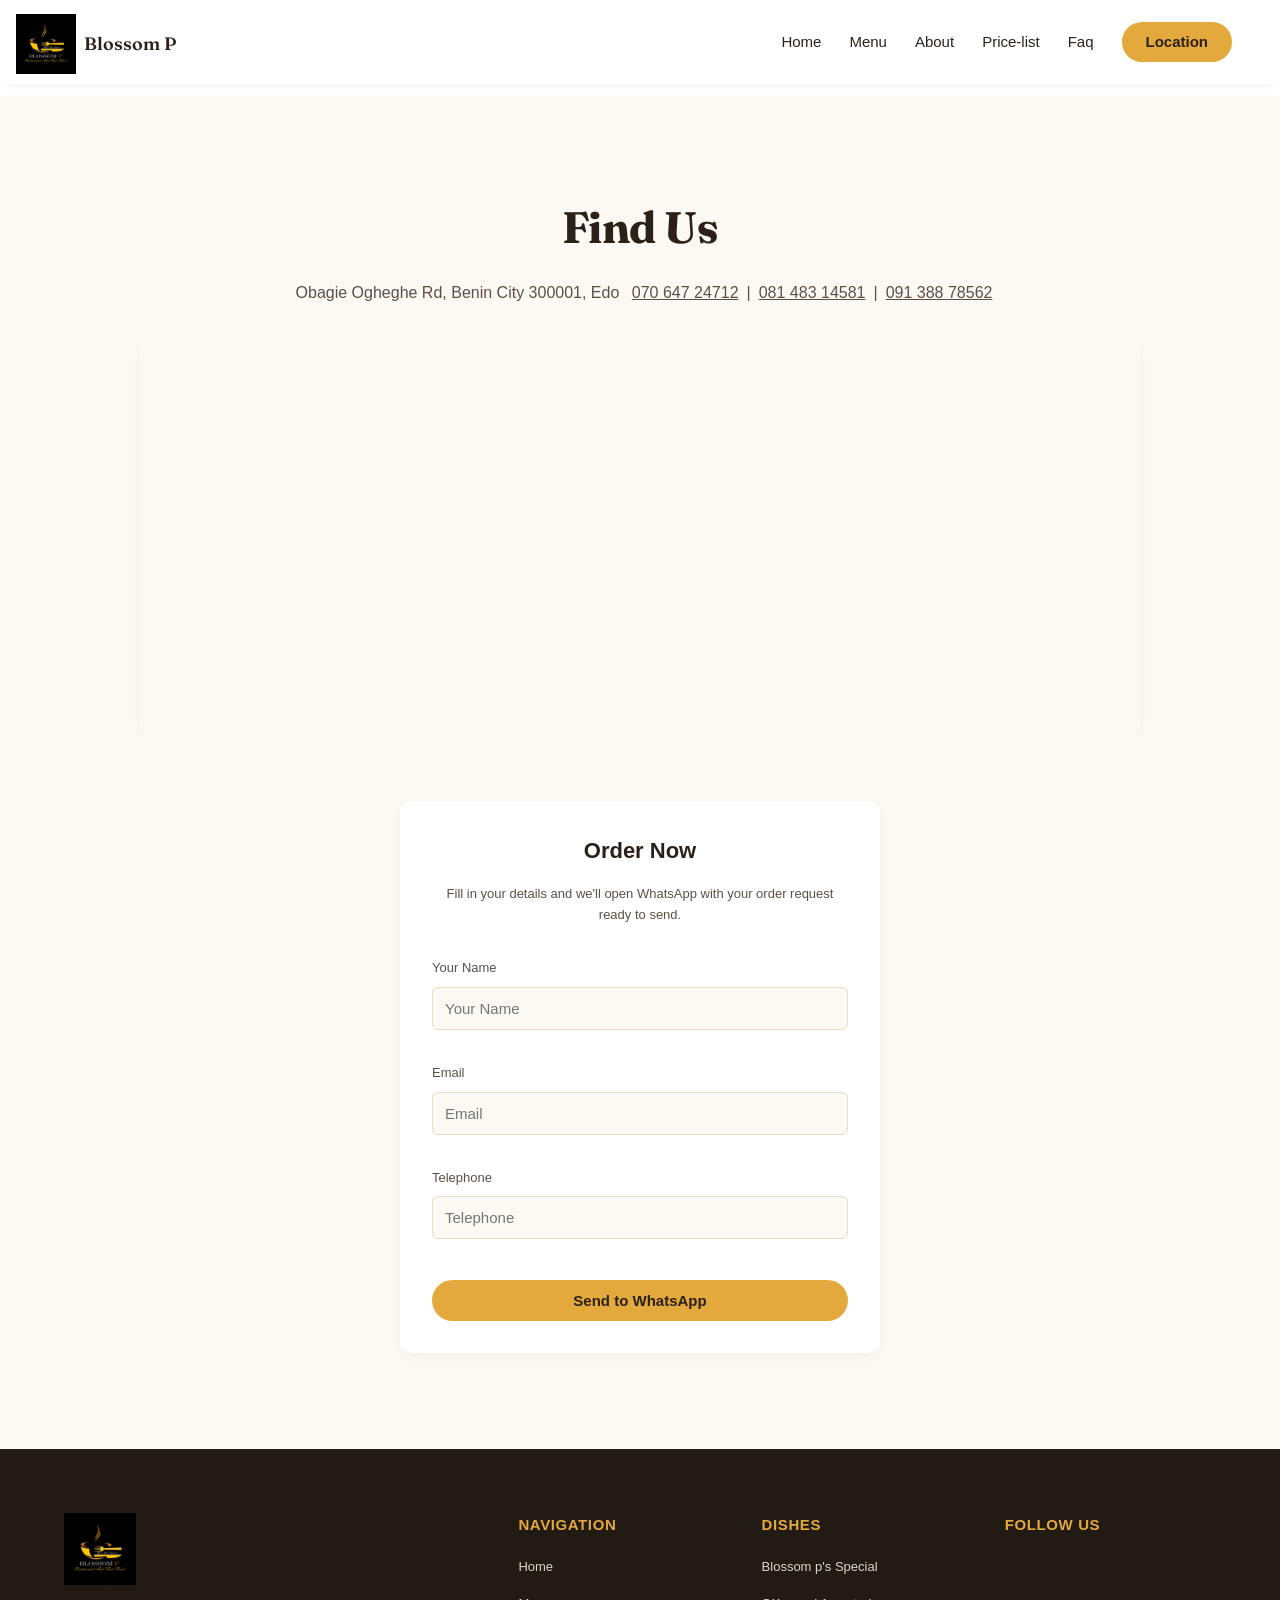
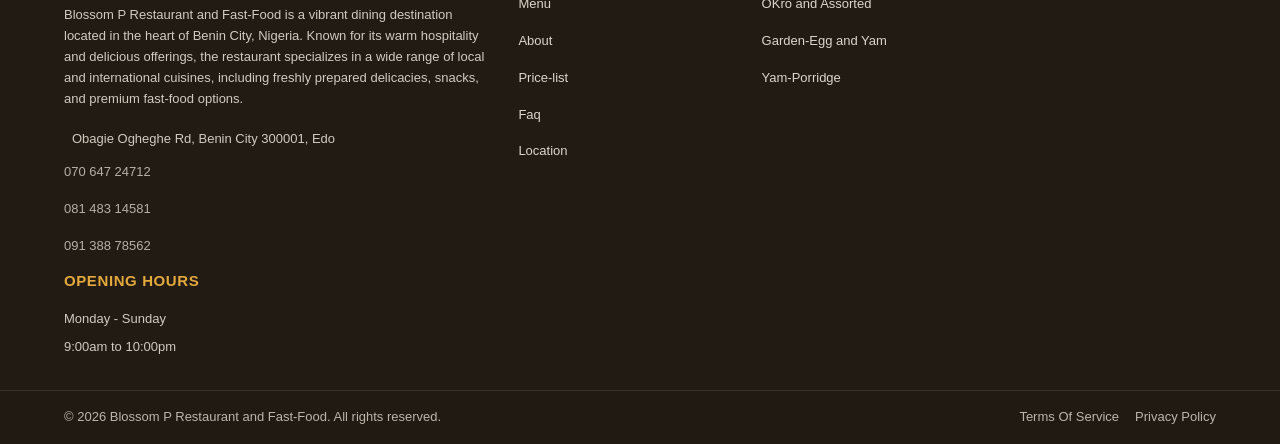
<file: Pages/location/index.html>
<!DOCTYPE html>
<html lang="en">
<head>
    <meta charset="UTF-8">
    <meta name="viewport" content="width=device-width, initial-scale=1.0">
    <meta name="description" content="Visit Blossom P Restaurant on Obagie Ogheghe Road in Benin City, Edo, or contact us on WhatsApp to place an order.">
    <link rel="canonical" href="https://www.blossompfastfood.com/Pages/location/index.html">
    <meta property="og:type" content="website">
    <meta property="og:site_name" content="Blossom P Restaurant and Fast-Food">
    <meta property="og:url" content="https://www.blossompfastfood.com/Pages/location/index.html">
    <meta property="og:image" content="https://www.blossompfastfood.com/Resources/css/img/africana/okra1-img.jpg">
    <meta property="og:image:alt" content="Blossom P Nigerian meals served in Benin City">
    <meta property="og:title" content="Contact Blossom P Restaurant | Benin City">
    <meta property="og:description" content="Find Blossom P Restaurant on Obagie Ogheghe Road in Benin City, Edo, and contact us to place an order.">
    <meta name="twitter:card" content="summary">
    <meta name="twitter:image" content="https://www.blossompfastfood.com/Resources/css/img/africana/okra1-img.jpg">
    <meta name="twitter:title" content="Contact Blossom P Restaurant | Benin City">
    <meta name="twitter:description" content="Find Blossom P Restaurant on Obagie Ogheghe Road in Benin City, Edo, and contact us to place an order.">
    <title>Contact Blossom P Restaurant | Benin City</title>
    <link rel="stylesheet" href="../../Resources/css/tokens.css">
    <link rel="stylesheet" href="../../Resources/css/shared.css">
    <link rel="stylesheet" href="style.css">

    <link rel="apple-touch-icon" sizes="180x180" href="../../favicon_io/apple-touch-icon.png">
    <link rel="icon" type="image/png" sizes="32x32" href="../../favicon_io/favicon-32x32.png">
    <link rel="icon" type="image/png" sizes="16x16" href="../../favicon_io/favicon-16x16.png">
    <link rel="manifest" href="../../favicon_io/site.webmanifest">

    <script src="../../ajax/libs/jquery/3.7.1/jquery.min.js"></script>
    <script src="../../7542b063b0.js" crossorigin="anonymous"></script>
</head>
<body>

<div class="main-content">
    <a href="#main-content" class="skip-link">Skip to content</a>
    <!-- SHARED HEADER — keep in sync with other 5 pages, see Resources/css/shared.css for shared styles -->
     <header>
        <div class="sidebtn" id="sbtn"><i class="fa-solid fa-bars btnicon"></i></div>
        <a href="../../index.html" class="logo1">
            <img src="../../Resources/logo/logo1.jpg" alt="Blossom P logo">
        </a>
        <a href="../../index.html" class="nav-brand-text">Blossom P</a>
        <div class="long"></div>

            <div class="sidebar-backdrop" id="sidebarBackdrop"></div>
            <div class="sidebar" id="sidebar">
                <div class="sidebar__brand">
                    <img src="../../Resources/logo/logo1.jpg" alt="Blossom P logo">
                    <div>
                        <p class="sidebar__brand-name">Blossom P</p>
                        <p class="sidebar__brand-tag">Restaurant &amp; Fast-Food</p>
                    </div>
                </div>
                <div class="sidebar__nav" role="navigation" aria-label="Mobile menu">
                    <a href="../../index.html" class="sidebar__link"><i class="fa-solid fa-house"></i><span>Home</span></a>
                    <a href="../../menu2/index.html" class="sidebar__link"><i class="fa-solid fa-utensils"></i><span>Menu</span></a>
                    <a href="../pricelist/index.html" class="sidebar__link"><i class="fa-solid fa-tag"></i><span>Price-list</span></a>
                    <a href="../About/index.html" class="sidebar__link"><i class="fa-solid fa-circle-info"></i><span>About</span></a>
                    <a href="index.html" class="sidebar__link active"><i class="fa-solid fa-location-dot"></i><span>Contact Us</span></a>
                    <a href="../../faq/index.html" class="sidebar__link"><i class="fa-solid fa-circle-question"></i><span>Faq</span></a>
                </div>
                <div class="sidebar__footer">
                    <a href="index.html" class="btn btn-primary sidebar__cta">Order Online</a>
                    <span class="sidebar__footer-label">Follow Us</span>
                    <div class="side-socials">
                        <a href="https://www.facebook.com" target="_blank" rel="noopener" aria-label="Facebook"><i class="fa-brands fa-facebook-f icon"></i></a>
                        <a href="https://www.instagram.com/blossom_p_fastfood?stkn=bjQwM3M0cDZuYmN6" target="_blank" rel="noopener" aria-label="Instagram"><i class="fa-brands fa-instagram icon"></i></a>
                        <a href="https://wa.me/2349138878562" target="_blank" rel="noopener" aria-label="WhatsApp"><i class="fa-brands fa-whatsapp icon"></i></a>
                    </div>
                </div>
            </div>

           <nav>
            <div class="navlink">
                <a href="../../index.html">Home</a>
                <a href="../../menu2/index.html">Menu</a>
                <a href="../About/index.html">About</a>
                <a href="../pricelist/index.html">Price-list</a>
                <a href="../../faq/index.html">Faq</a>
                <a href="index.html" class="active">Location</a>
            </div>
        </nav>

        <div class="order">
            <a href="index.html">Order Online</a>
        </div>

      </header>
      <!-- END SHARED HEADER -->

      <div class="location-intro" id="main-content" tabindex="-1">
          <h1>Find Us</h1>
          <p class="location-address"><i class="fa-solid fa-location-dot"></i> Obagie Ogheghe Rd, Benin City 300001, Edo</p>
          <p class="location-address"><i class="fa-solid fa-phone"></i> <a href="tel:+2347064724712">070 647 24712</a> | <a href="tel:+2348148314581">081 483 14581</a> | <a href="tel:+2349138878562">091 388 78562</a></p>
      </div>

      <div class="map-wrap">
          <iframe src="https://www.google.com/maps/embed?pb=!1m18!1m12!1m3!1d3949.7166546102744!2d5.6119772!3d6.2003545!2m3!1f0!2f0!3f0!3m2!1i1024!2i768!4f13.1!3m3!1m2!1s0x1046d5af2baf6c03%3A0x78f19be35badbef8!2sBlossom%20P%20Fast%20Food%20%26%20Restaurant!5e0!3m2!1sen!2sng!4v1728928762367!5m2!1sen!2sng" width="100%" height="400" style="border:0;" allowfullscreen="" loading="lazy" referrerpolicy="no-referrer-when-downgrade" title="Blossom P Restaurant location">
        </iframe>
      </div>

<div class="cont" id="cont">
    <form class="main" id="order-form">
      <h3>Order Now</h3>
      <p class="form-hint">Fill in your details and we'll open WhatsApp with your order request ready to send.</p>

      <label for="name">Your Name</label>
      <input type="text" placeholder="Your Name" id="name" name="name" required>
      <span class="field-error" id="name-error"></span>

      <label for="email">Email</label>
      <input type="email" placeholder="Email" id="email" name="email">
      <span class="field-error" id="email-error"></span>

      <label for="tel">Telephone</label>
      <input type="tel" placeholder="Telephone" id="tel" name="tel" required>
      <span class="field-error" id="tel-error"></span>

      <button type="button" id="sendbtn" class="btn btn-primary">Send to WhatsApp</button>
    </form>
</div>

        <!-- SHARED FOOTER — keep in sync with other 5 pages, see Resources/css/shared.css for shared styles -->
        <div class="footer-cont">
            <div class="items">
                <img src="../../Resources/logo/logo1.jpg" alt="Blossom P logo">
                <p>Blossom P Restaurant and Fast-Food is a vibrant dining
                    destination located in the heart of Benin City, Nigeria. Known for its warm hospitality and delicious offerings, the restaurant specializes in a wide range of local and international cuisines,
                     including freshly prepared delicacies, snacks, and premium fast-food options.</p>
               <p class="footer-address"><i class="fa-solid fa-location-dot"></i> Obagie Ogheghe Rd, Benin City 300001, Edo</p>
               <p class="footer-phone"><i class="fa-solid fa-phone"></i> <a href="tel:+2347064724712">070 647 24712</a></p>
               <p class="footer-phone"><i class="fa-solid fa-phone"></i> <a href="tel:+2348148314581">081 483 14581</a></p>
               <p class="footer-phone"><i class="fa-solid fa-phone"></i> <a href="tel:+2349138878562">091 388 78562</a></p>
               <h3>Opening Hours</h3>
               <p>Monday - Sunday</p>
               <p>9:00am to 10:00pm</p>
            </div>
            <div class="items">
                <h3>Navigation</h3>
                <a href="../../index.html">Home</a>
                <a href="../../menu2/index.html">Menu</a>
                <a href="../About/index.html">About</a>
                <a href="../pricelist/index.html">Price-list</a>
                <a href="../../faq/index.html">Faq</a>
                <a href="index.html">Location</a>
            </div>
            <div class="items">
                <h3>Dishes</h3>
                <a href="../../menu2/index.html#Continental">Blossom p's Special</a>
                <a href="../../menu2/index.html#African">OKro and Assorted</a>
                <a href="../../menu2/index.html#African">Garden-Egg and Yam</a>
                <a href="../../menu2/index.html#African">Yam-Porridge</a>
            </div>
            <div class="items">
                <h3>Follow Us</h3>
                <div class="icon">
                    <a href="https://www.facebook.com" target="_blank" rel="noopener" aria-label="Facebook"><i class="fa-brands fa-facebook-f i"></i></a>
                    <a href="https://www.instagram.com/blossom_p_fastfood?stkn=bjQwM3M0cDZuYmN6" target="_blank" rel="noopener" aria-label="Instagram"><i class="fa-brands fa-instagram i"></i></a>
                    <a href="https://wa.me/2349138878562" target="_blank" rel="noopener" aria-label="WhatsApp"><i class="fa-brands fa-whatsapp i"></i></a>
            </div>
            </div>
     </div>

        <footer>
            <div class="boxx">
           <p class="copy">&copy; <span id="current-year"></span> Blossom P Restaurant and Fast-Food. All rights reserved.</p>
           <div class="terms">
            <a href="#">Terms Of Service</a>
            <a href="#">Privacy Policy</a>
        </div>
    </div>
        </footer>
        <!-- END SHARED FOOTER -->

</div>
</body>

<script src="../../Resources/js/nav.js"></script>
<script>
$(document).ready(function() {
  function showError(fieldId, message) {
    $('#' + fieldId).addClass('has-error');
    $('#' + fieldId + '-error').text(message);
  }
  function clearError(fieldId) {
    $('#' + fieldId).removeClass('has-error');
    $('#' + fieldId + '-error').text('');
  }

  $('#order-form input').on('input', function () {
    clearError(this.id);
  });

  $('#sendbtn').click(function(event){
    event.preventDefault();

    var name = $('#name').val().trim();
    var email = $('#email').val().trim();
    var tel = $('#tel').val().trim();
    var isValid = true;

    clearError('name');
    clearError('email');
    clearError('tel');

    if (!name) {
      showError('name', 'Please enter your name.');
      isValid = false;
    }
    if (!tel) {
      showError('tel', 'Please enter a phone number.');
      isValid = false;
    }
    if (email && !/^[^\s@]+@[^\s@]+\.[^\s@]+$/.test(email)) {
      showError('email', 'Please enter a valid email address, or leave it blank.');
      isValid = false;
    }
    if (!isValid) {
      return;
    }

    var $btn = $(this);
    $btn.prop('disabled', true).text('Opening WhatsApp…');

    var formattedMessage = 'Hello, my name is ' + name + '.\nEmail: ' + (email || 'Not provided') + '\nTelephone: ' + tel;
    var phoneNumber = '2349138878562';
    var whatsappUrl = 'https://wa.me/' + phoneNumber + '?text=' + encodeURIComponent(formattedMessage);

    window.open(whatsappUrl, '_blank');

    setTimeout(function () {
      $btn.prop('disabled', false).text('Send to WhatsApp');
    }, 1500);
  });
});
</script>
<script>
  document.addEventListener('DOMContentLoaded', function () {
    const yearEl = document.getElementById('current-year');
    if (yearEl) {
      yearEl.textContent = new Date().getFullYear();
    }
  });
</script>
</html>
</file>
<file: Resources/css/tokens.css>
/* Design tokens — Blossom P Restaurant
   Brand colors sourced from Resources/logo/logo1.jpg (gold/amber fork+bowl, copper steam wisp).
   Load this file first, before any other stylesheet. */

/* Self-hosted Poppins (body/UI text) — previously only imported on the home page,
   so every other page silently fell back to a system font. Importing it once here
   fixes that for the whole site. */
@import url('../../css2');
/* Fraunces (headlines) — a warm, characterful serif for a restaurant brand,
   paired with Poppins for body/UI text. */
@import url('https://fonts.googleapis.com/css2?family=Fraunces:opsz,wght@9..144,500;9..144,600;9..144,700&display=swap');

:root {
  /* Brand core */
  --color-gold-300: #F3CE7C;
  --color-gold-500: #E3A93C;
  --color-gold-600: #C98F2A;
  --color-gold-700: #A5741F;

  --color-copper-400: #D98A4E;
  --color-copper-500: #B5591F;
  --color-copper-600: #954A19;
  --color-copper-700: #7A3B14;

  /* Light neutrals */
  --color-bg: #FCF9F4;
  --color-bg-alt: #F5EEE2;
  --color-surface: #FFFFFF;
  --color-border: #E7DCC8;

  /* Text */
  --color-ink-900: #2B2118;
  --color-ink-700: #5C5044;
  --color-ink-500: #8B8072;
  --color-ink-inverse: #FBF6EC;

  /* Dark surface — footer & mobile sidebar only */
  --color-dark: #211A13;

  /* State */
  --color-success: #3F8F5F;
  --color-error: #C1443A;
  --color-focus: var(--color-copper-600);

  /* Type */
  --font-body: 'poppins', sans-serif;
  --font-display: 'Fraunces', 'Georgia', serif;
  --fw-regular: 400;
  --fw-medium: 500;
  --fw-semibold: 600;
  --fw-bold: 700;

  --fs-xs: 0.8125rem;
  --fs-sm: 0.9375rem;
  --fs-base: 1rem;
  --fs-md: 1.125rem;
  --fs-lg: 1.375rem;
  --fs-xl: clamp(1.5rem, 1.2rem + 1.5vw, 2rem);
  --fs-2xl: clamp(1.875rem, 1.4rem + 2.5vw, 2.75rem);
  --fs-3xl: clamp(2.25rem, 1.6rem + 3.5vw, 3.5rem);

  /* Spacing */
  --space-1: 4px;
  --space-2: 8px;
  --space-3: 12px;
  --space-4: 16px;
  --space-5: 24px;
  --space-6: 32px;
  --space-7: 48px;
  --space-8: 64px;
  --space-9: 96px;

  /* Radius */
  --radius-sm: 6px;
  --radius-md: 12px;
  --radius-lg: 20px;
  --radius-pill: 999px;

  /* Shadow */
  --shadow-card: 0 4px 16px -8px rgba(43, 33, 24, .15);
  --shadow-lift: 0 8px 20px -8px rgba(43, 33, 24, .35);

  /* Motion */
  --ease-spring: cubic-bezier(.34, 1.56, .64, 1);
  --duration-fast: 180ms;
  --duration-base: 280ms;

  /* Subtle grain texture, used at low opacity on dark surfaces to avoid a flat/AI look */
  --texture-grain: url("data:image/svg+xml,%3Csvg xmlns='http://www.w3.org/2000/svg' width='120' height='120'%3E%3Cfilter id='n'%3E%3CfeTurbulence type='fractalNoise' baseFrequency='0.85' numOctaves='2' stitchTiles='stitch'/%3E%3C/filter%3E%3Crect width='100%25' height='100%25' filter='url(%23n)'/%3E%3C/svg%3E");
}
</file>
<file: Resources/css/shared.css>
/* Shared chrome — Blossom P Restaurant
   Header/nav/sidebar/footer/buttons/cards used identically on all 6 pages.
   Requires tokens.css to be loaded first. Page-specific style.css files should
   only contain rules unique to that page. */

/* ============ RESET ============ */
* {
  margin: 0;
  padding: 0;
  box-sizing: border-box;
  font-family: var(--font-body);
  scroll-behavior: smooth;
}
html, body {
  width: 100%;
  overflow-x: hidden;
  background: var(--color-bg);
  color: var(--color-ink-700);
  font-size: 16px;
  line-height: 1.6;
}
img { max-width: 100%; display: block; }
a { color: inherit; }
hr {
  border: none;
  height: 1px;
  background: var(--color-border);
  width: 90%;
  margin: var(--space-6) auto;
}
h1, h2, h3, h4, h5 { font-weight: var(--fw-bold); color: var(--color-ink-900); }
h1, h2 {
  font-family: var(--font-display);
  letter-spacing: -0.01em;
  text-wrap: balance;
}
.price-row__price,
.price-badge {
  font-variant-numeric: tabular-nums;
}

/* Skip link — hidden until keyboard-focused */
.skip-link {
  position: fixed;
  top: -60px;
  left: var(--space-4);
  z-index: 200;
  background: var(--color-gold-500);
  color: var(--color-ink-900);
  padding: var(--space-3) var(--space-5);
  border-radius: var(--radius-sm);
  font-weight: var(--fw-semibold);
  text-decoration: none;
  transition: top .2s ease;
}
.skip-link:focus { top: var(--space-4); }

/* ============ LOGO / BRAND ============ */
.logo1 {
  display: block;
  width: 60px;
  height: 60px;
  margin: 0;
  position: fixed;
  top: 14px;
  left: 16px;
  z-index: 120;
  transition: transform .2s ease;
}
.logo1:hover { transform: scale(1.06); }
.logo1 img { width: 100%; height: 100%; object-fit: contain; }

.nav-brand-text {
  display: block;
  position: fixed;
  top: 14px;
  left: 84px;
  z-index: 120;
  font-family: var(--font-display);
  font-size: var(--fs-md);
  font-weight: var(--fw-semibold);
  color: var(--color-ink-900);
  text-decoration: none;
  line-height: 60px;
  transition: color .3s ease;
}

/* ============ NAV ============ */
nav {
  width: 100%;
  height: 84px;
  position: fixed;
  top: 0;
  left: 0;
  z-index: 100;
  background: var(--color-surface);
  box-shadow: 0 2px 12px -6px rgba(43, 33, 24, .15);
  display: flex;
  align-items: center;
  justify-content: flex-end;
  transition: background-color .3s ease, box-shadow .3s ease;
}
nav .navlink {
  display: flex;
  align-items: center;
  gap: var(--space-1);
  margin-right: var(--space-7);
}
nav .navlink a {
  display: inline-block;
  padding: var(--space-2) var(--space-3);
  text-decoration: none;
  color: var(--color-ink-900);
  font-weight: var(--fw-medium);
  font-size: var(--fs-sm);
  border-radius: var(--radius-sm);
  transition: color .2s ease, background-color .2s ease;
}
nav .navlink a:hover {
  color: var(--color-copper-700);
  background: var(--color-bg-alt);
}
nav .navlink a.active:not(:last-child) {
  color: var(--color-copper-700);
  background: var(--color-bg-alt);
  font-weight: var(--fw-semibold);
}
nav .navlink a:last-child {
  margin-left: var(--space-3);
  padding: var(--space-2) var(--space-5);
  background: var(--color-gold-500);
  color: var(--color-ink-900);
  border-radius: var(--radius-pill);
  font-weight: var(--fw-semibold);
}
nav .navlink a:last-child:hover {
  background: var(--color-gold-600);
  color: var(--color-ink-900);
}

/* "ORDER ONLINE" header button (About/Menu/Location/FAQ pages) */
.order {
  position: absolute;
  top: var(--space-6);
  right: var(--space-8);
  background: var(--color-gold-500);
  border-radius: var(--radius-pill);
  padding: var(--space-3) var(--space-6);
  transition: background-color .2s ease, transform .2s ease;
}
.order:hover { background: var(--color-gold-600); transform: translateY(-2px); }
.order a, .order p, .order p a {
  text-decoration: none;
  color: var(--color-ink-900);
  font-weight: var(--fw-semibold);
  font-size: var(--fs-sm);
}

/* ============ SIDEBAR (mobile nav) ============ */
.sidebtn {
  display: none;
  align-items: center;
  justify-content: center;
  width: 44px;
  height: 44px;
  position: fixed;
  top: 10px;
  right: 8px;
  z-index: 150;
  color: var(--color-ink-900);
  cursor: pointer;
}
.btnicon { font-size: 24px; transition: transform .4s ease; }
.open .btnicon { transform: rotate(90deg); }

.long { display: none; }

/* Dimmed backdrop behind the open sidebar — tap it to close */
.sidebar-backdrop {
  display: none;
  position: fixed;
  inset: 0;
  background: rgba(10, 8, 5, .45);
  z-index: 130;
  opacity: 0;
  transition: opacity .3s ease;
}
.sidebar-backdrop.visible { opacity: 1; }

.sidebar {
  display: none;
  width: 300px;
  max-width: 82vw;
  height: 100vh;
  background: rgba(33, 26, 19, .82);
  backdrop-filter: blur(16px) saturate(140%);
  -webkit-backdrop-filter: blur(16px) saturate(140%);
  border-right: 1px solid rgba(251, 246, 236, .12);
  box-shadow: inset -1px 0 0 rgba(251, 246, 236, .06), 12px 0 32px rgba(0, 0, 0, .25);
  position: fixed;
  top: 0;
  left: -320px;
  z-index: 140;
  flex-direction: column;
  padding: var(--space-7) var(--space-5) var(--space-5);
  overflow-y: auto;
  transition: left .4s ease;
}
.sidebar.sidetoggle { left: 0; }

.sidebar__brand {
  display: flex;
  align-items: center;
  gap: var(--space-3);
  width: 100%;
  padding-bottom: var(--space-5);
  margin-bottom: var(--space-5);
  border-bottom: 1px solid rgba(251, 246, 236, .12);
  flex-shrink: 0;
}
.sidebar__brand img { width: 48px; height: 48px; object-fit: contain; flex-shrink: 0; }
.sidebar__brand-name {
  font-family: var(--font-display);
  font-size: var(--fs-md);
  font-weight: var(--fw-semibold);
  color: var(--color-ink-inverse);
  line-height: 1.2;
}
.sidebar__brand-tag { font-size: var(--fs-xs); color: rgba(251, 246, 236, .6); margin-top: 2px; }

.sidebar__nav {
  display: flex;
  flex-direction: column;
  gap: var(--space-1);
  width: 100%;
}
.sidebar__link {
  display: flex;
  align-items: center;
  gap: var(--space-3);
  width: 100%;
  padding: var(--space-3);
  border-radius: var(--radius-md);
  text-decoration: none;
  color: var(--color-ink-inverse);
  font-size: var(--fs-sm);
  font-weight: var(--fw-medium);
  position: relative;
  opacity: 0;
  transform: translateX(-8px);
  transition: opacity .3s ease, transform .3s ease, background-color .2s ease, padding-left .2s ease;
}
.sidebar.sidetoggle .sidebar__link { opacity: 1; transform: translateX(0); }
.sidebar.sidetoggle .sidebar__link:nth-child(1) { transition-delay: .04s; }
.sidebar.sidetoggle .sidebar__link:nth-child(2) { transition-delay: .08s; }
.sidebar.sidetoggle .sidebar__link:nth-child(3) { transition-delay: .12s; }
.sidebar.sidetoggle .sidebar__link:nth-child(4) { transition-delay: .16s; }
.sidebar.sidetoggle .sidebar__link:nth-child(5) { transition-delay: .2s; }
.sidebar.sidetoggle .sidebar__link:nth-child(6) { transition-delay: .24s; }
.sidebar__link i {
  width: 20px;
  flex-shrink: 0;
  text-align: center;
  font-size: 15px;
  color: var(--color-gold-500);
}
.sidebar__link:hover { background: rgba(251, 246, 236, .08); padding-left: var(--space-4); }
.sidebar__link.active { background: rgba(227, 169, 60, .16); color: var(--color-gold-500); }
.sidebar__link.active i { color: var(--color-gold-500); }
.sidebar__link.active::before {
  content: '';
  position: absolute;
  top: 8px;
  bottom: 8px;
  left: calc(-1 * var(--space-3));
  width: 3px;
  border-radius: 2px;
  background: var(--color-gold-500);
}

.sidebar__footer {
  width: 100%;
  margin-top: auto;
  padding-top: var(--space-5);
  flex-shrink: 0;
}
.sidebar__cta { width: 100%; }
.sidebar__footer-label {
  display: block;
  font-size: var(--fs-xs);
  color: rgba(251, 246, 236, .5);
  text-transform: uppercase;
  letter-spacing: .06em;
  margin: var(--space-5) 0 var(--space-3);
}
.side-socials {
  display: flex;
  gap: var(--space-3);
}
.side-socials a {
  display: flex;
  align-items: center;
  justify-content: center;
  width: 40px;
  height: 40px;
  padding: 0;
}

/* Follow-us icons (sidebar + footer) — one consistent hover color, not three random ones */
.icon {
  display: inline-block;
  margin: 0;
  font-size: 18px;
  color: var(--color-ink-inverse);
  transition: color .2s ease;
}
.footer-cont .items:nth-child(4) .icon { display: flex; gap: var(--space-2); width: auto; margin: var(--space-2) 0 0; }
.footer-cont .items:nth-child(4) .icon a {
  display: flex;
  align-items: center;
  justify-content: center;
  width: 36px;
  height: 36px;
}
.footer-cont .items:nth-child(4) .icon i { color: var(--color-ink-inverse); font-size: 18px; padding: 0; font-weight: var(--fw-regular); }
.icon:hover,
.footer-cont .items:nth-child(4) .icon i:hover { color: var(--color-gold-500); }

/* ============ BUTTONS ============ */
.btn {
  display: inline-flex;
  align-items: center;
  justify-content: center;
  padding: var(--space-3) var(--space-5);
  border-radius: var(--radius-pill);
  font-weight: var(--fw-semibold);
  font-size: var(--fs-sm);
  text-decoration: none;
  border: none;
  cursor: pointer;
  transition: transform var(--duration-fast) var(--ease-spring), box-shadow var(--duration-fast) ease, background-color var(--duration-fast) ease, color var(--duration-fast) ease;
}
.btn-primary { background: var(--color-gold-500); color: var(--color-ink-900); }
.btn-primary:hover { background: var(--color-gold-600); transform: translateY(-2px); box-shadow: var(--shadow-lift); }
.btn-secondary { background: transparent; color: var(--color-ink-inverse); border: 1.5px solid rgba(251, 246, 236, .6); }
.btn-secondary:hover { background: rgba(251, 246, 236, .12); transform: translateY(-2px); }
.btn:active { transform: scale(.97) translateY(0); }
.btn:focus-visible { outline: 2px solid var(--color-focus); outline-offset: 2px; }
.btn:disabled { opacity: .6; cursor: default; transform: none; }

/* Subtle grain texture — use on dark surfaces to avoid a flat, overly-digital look */
.has-grain { position: relative; isolation: isolate; }
.has-grain::after {
  content: '';
  position: absolute;
  inset: 0;
  background-image: var(--texture-grain);
  opacity: .05;
  mix-blend-mode: overlay;
  pointer-events: none;
  z-index: 1;
}

/* ============ DISH CARD (home specials, menu tiles, food-swiper) ============ */
.dish-card__media {
  aspect-ratio: 4 / 3;
  overflow: hidden;
  border-radius: var(--radius-md);
  background: var(--color-bg-alt);
}
.dish-card__media img { width: 100%; height: 100%; object-fit: cover; }

/* ============ FOOTER ============ */
.footer-cont {
  width: 100%;
  position: relative;
  isolation: isolate;
  display: grid;
  grid-template-columns: 2fr 1fr 1fr 1fr;
  gap: var(--space-6);
  padding: var(--space-8) var(--space-8) var(--space-6);
  background: var(--color-dark);
}
.footer-cont::after {
  content: '';
  position: absolute;
  inset: 0;
  background-image: var(--texture-grain);
  opacity: .04;
  mix-blend-mode: overlay;
  pointer-events: none;
  z-index: 0;
}
.footer-cont > .items { position: relative; z-index: 1; }
.items { display: flex; flex-direction: column; align-items: flex-start; gap: var(--space-2); }
.footer-cont .items img { width: 72px; margin-bottom: var(--space-3); }
.footer-cont .items p { color: var(--color-ink-inverse); opacity: .8; font-size: var(--fs-xs); line-height: 1.6; }
.footer-address {
  display: flex;
  align-items: flex-start;
  gap: var(--space-2);
  margin-top: var(--space-3);
}
.footer-address i { color: var(--color-gold-500); margin-top: 2px; flex-shrink: 0; }
.footer-cont .items h3 {
  color: var(--color-gold-500);
  font-size: var(--fs-sm);
  font-weight: var(--fw-semibold);
  letter-spacing: .04em;
  text-transform: uppercase;
  margin-bottom: var(--space-2);
}
.footer-cont .items:not(:first-child) h3 { margin-top: 0; }
.footer-cont .items a {
  display: block;
  text-decoration: none;
  color: var(--color-ink-inverse);
  opacity: .85;
  font-size: var(--fs-xs);
  padding: var(--space-1) 0;
  transition: opacity .2s ease, color .2s ease;
}
.footer-cont .items a:hover { opacity: 1; color: var(--color-gold-500); }

footer, footer.bg-dark {
  width: 100%;
  background: var(--color-dark);
  border-top: 1px solid rgba(251, 246, 236, .1);
}
footer .boxx, footer .box {
  display: flex;
  justify-content: space-between;
  align-items: center;
  padding: var(--space-4) var(--space-8);
  flex-wrap: wrap;
  gap: var(--space-3);
}
footer .copy { color: var(--color-ink-inverse); opacity: .7; font-size: var(--fs-xs); }
footer .terms { display: flex; gap: var(--space-4); }
footer .terms a {
  text-decoration: none;
  color: var(--color-ink-inverse);
  opacity: .7;
  font-size: var(--fs-xs);
  transition: opacity .2s ease;
}
footer .terms a:hover { opacity: 1; }

/* ============ TABLET (781px–1024px) ============ */
@media (min-width: 781px) and (max-width: 1024px) {
  nav .navlink { margin-right: var(--space-5); gap: 0; }
  nav .navlink a { padding: var(--space-2); font-size: var(--fs-xs); }
  nav .navlink a:last-child { padding: var(--space-2) var(--space-4); }
  .footer-cont { grid-template-columns: 1fr 1fr; padding: var(--space-7) var(--space-6) var(--space-5); }
}

/* ============ MOBILE (max 780px) ============ */
@media (max-width: 780px) {
  nav { display: none; }
  .sidebtn { display: flex; align-items: center; justify-content: center; }
  .sidebar { display: flex; }
  .long {
    display: block;
    width: 100%;
    height: 64px;
    background: var(--color-surface);
    box-shadow: 0 2px 12px -6px rgba(43, 33, 24, .15);
    position: fixed;
    top: 0;
    left: 0;
    z-index: 110;
  }
  .logo1 { width: 44px; height: 44px; top: 10px; left: 12px; }
  .nav-brand-text { display: none; }
  .sidebtn { top: 12px; right: 16px; }
  .order { position: static; display: flex; width: fit-content; margin: var(--space-4) auto 0; }
  .footer-cont { grid-template-columns: 1fr; padding: var(--space-6) var(--space-5); gap: var(--space-5); }
  footer .boxx, footer .box { flex-direction: column; align-items: flex-start; padding: var(--space-4) var(--space-5); }
}
</file>
<file: faq/style.css>
/* FAQ page — page-specific styles only.
   Shared header/nav/sidebar/footer/buttons live in Resources/css/shared.css */

header { width: 100%; height: 96px; position: relative; background: var(--color-surface); }

.title {
    width: min(90%, 700px);
    margin: var(--space-9) auto var(--space-7);
    text-align: center;
}
.title h1 { font-size: var(--fs-2xl); margin-bottom: var(--space-4); }
.title h5 { font-weight: var(--fw-regular); color: var(--color-ink-700); line-height: 1.7; }

.container { width: min(90%, 760px); margin: 0 auto var(--space-9); }

.faq-list { display: flex; flex-direction: column; gap: var(--space-3); }

.faq-item {
    background: var(--color-surface);
    border-radius: var(--radius-md);
    box-shadow: var(--shadow-card);
    padding: var(--space-4) var(--space-5);
    transition: box-shadow var(--duration-base) ease;
}
.faq-item:hover { box-shadow: var(--shadow-lift); }
.faq-item__q {
    cursor: pointer;
    font-weight: var(--fw-semibold);
    font-size: var(--fs-md);
    color: var(--color-ink-900);
    list-style: none;
    display: flex;
    justify-content: space-between;
    align-items: center;
}
.faq-item__q::-webkit-details-marker { display: none; }
.faq-item__q::after {
    content: '+';
    color: var(--color-gold-600);
    font-size: var(--fs-lg);
    font-weight: var(--fw-regular);
    margin-left: var(--space-4);
    transition: transform .2s ease;
}
.faq-item[open] .faq-item__q::after { transform: rotate(45deg); }
.faq-item__a {
    color: var(--color-ink-700);
    line-height: 1.7;
    margin-top: var(--space-3);
}

@media (max-width: 780px) {
    header { height: 64px; margin-top: 64px; }
    .title { margin-top: var(--space-6); }
}
</file>
<file: menu2/style.css>
/* Menu page — page-specific styles only.
   Shared header/nav/sidebar/footer/buttons live in Resources/css/shared.css */

header { width: 100%; height: 96px; position: relative; background: var(--color-surface); }

.main { padding-top: var(--space-9); padding-bottom: var(--space-8); background: var(--color-bg); }

.meal { text-align: center; margin-bottom: var(--space-7); }
.meal h1 { font-size: var(--fs-2xl); margin-bottom: var(--space-3); }
.meal p { color: var(--color-ink-700); font-size: var(--fs-base); }
.meal hr { width: 60px; height: 3px; background: var(--color-gold-500); margin: var(--space-5) auto 0; }

.menu {
    width: min(92%, 900px);
    margin: 0 auto var(--space-7);
    display: flex;
    flex-wrap: wrap;
    justify-content: center;
    gap: var(--space-3);
}
.menu p a {
    text-decoration: none;
    color: var(--color-ink-900);
    font-weight: var(--fw-medium);
    padding: var(--space-3) var(--space-5);
    display: block;
    border-radius: var(--radius-pill);
    background: var(--color-bg-alt);
    transition: background-color .2s ease, color .2s ease;
}
.menu p a.active { background: var(--color-gold-500); color: var(--color-ink-900); }
.af {
    width: 100%;
    text-align: center;
    color: var(--color-ink-700);
    margin-top: var(--space-4);
}

.food {
    width: min(92%, 1200px);
    display: none;
    gap: var(--space-6);
    grid-template-columns: repeat(4, 1fr);
    margin: 0 auto;
    opacity: 0;
    transition: opacity .5s ease;
}
.food.active { display: grid !important; opacity: 1; }

.box {
    display: flex;
    flex-direction: column;
    background: var(--color-surface);
    border-radius: var(--radius-md);
    overflow: hidden;
    box-shadow: var(--shadow-card);
    transition: transform var(--duration-base) var(--ease-spring), box-shadow var(--duration-base) ease;
}
.box:hover {
    transform: translateY(-4px);
    box-shadow: var(--shadow-lift);
}
.box .dish-card__media img {
    transition: transform var(--duration-base) ease;
}
.box:hover .dish-card__media img {
    transform: scale(1.05);
}
.box h5 {
    padding: var(--space-3) var(--space-4) 0;
    font-size: var(--fs-sm);
    font-weight: var(--fw-semibold);
    color: var(--color-ink-900);
}
.box p { padding: 0 var(--space-4) var(--space-4); margin-top: auto; }
.box p a {
    display: inline-block;
    color: var(--color-copper-700);
    font-weight: var(--fw-semibold);
    font-size: var(--fs-xs);
    text-decoration: none;
    margin-top: var(--space-2);
}
.box p a:hover { text-decoration: underline; }
.box .dish-card__media { margin: var(--space-3) var(--space-4) var(--space-2); border-radius: var(--radius-sm); }

.coming-soon {
    grid-column: 1 / -1;
    text-align: center;
    background: var(--color-surface);
    border-radius: var(--radius-md);
    box-shadow: var(--shadow-card);
    padding: var(--space-8) var(--space-6);
    max-width: 560px;
    margin: 0 auto;
}
.coming-soon h3 { font-size: var(--fs-lg); margin-bottom: var(--space-3); color: var(--color-copper-700); }
.coming-soon p { color: var(--color-ink-700); margin-bottom: var(--space-5); line-height: 1.7; }

/* ---- HOW TO ORDER ---- */
.order-section {
    position: relative;
    width: min(90%, 900px);
    margin: var(--space-9) auto;
}
.order-title { font-size: var(--fs-xl); margin-bottom: var(--space-4); }
.order-image { position: absolute; top: -12px; left: -60px; width: 60px; height: 60px; }
.order-description, .order-step { color: var(--color-ink-700); line-height: 1.7; margin-bottom: var(--space-3); }
.order-steps { margin: var(--space-5) 0; padding-left: var(--space-5); }
.order-steps li { margin-bottom: var(--space-5); }
.order-steps h2 { font-size: var(--fs-md); color: var(--color-copper-700); margin-bottom: var(--space-2); }
.order-extra-info { color: var(--color-ink-700); line-height: 1.7; }

@media (min-width: 781px) and (max-width: 1024px) {
    .food { grid-template-columns: repeat(3, 1fr); }
}

@media (max-width: 780px) {
    header { height: 64px; margin-top: 64px; }
    .main { padding-top: var(--space-6); }
    .food { grid-template-columns: 1fr 1fr; gap: var(--space-4); }
    .order-image { display: none; }
}
</file>
<file: Pages/About/style.css>
/* About page — page-specific styles only.
   Shared header/nav/sidebar/footer/buttons live in Resources/css/shared.css */

header { width: 100%; height: 96px; position: relative; background: var(--color-surface); }

.main {
    width: min(90%, 900px);
    margin: 0 auto;
    padding-top: var(--space-9);
}

.hero-banner { margin-bottom: var(--space-8); }
.hero-banner .dish-card__media { aspect-ratio: 21 / 9; }
.hero-banner .dish-card__media img { transition: transform 1.2s ease; }
.hero-banner:hover .dish-card__media img { transform: scale(1.04); }

.sub {
    padding: var(--space-6) 0;
    border-bottom: 1px solid var(--color-border);
}
.main .sub:last-child { border-bottom: none; }

.sub h3 {
    color: var(--color-copper-700);
    font-size: var(--fs-lg);
    margin-bottom: var(--space-4);
}
.sub p {
    color: var(--color-ink-700);
    font-size: var(--fs-base);
    line-height: 1.8;
    margin-bottom: var(--space-4);
}
.sub p:last-child { margin-bottom: 0; }
.sub ul { margin: var(--space-2) 0 var(--space-4) var(--space-5); }
.sub ul li { color: var(--color-ink-700); line-height: 1.8; margin-bottom: var(--space-2); }

@media (max-width: 780px) {
    header { height: 64px; margin-top: 64px; }
    .main { padding-top: var(--space-6); }
}
</file>
<file: Pages/location/style.css>
/* Contact/Location page — page-specific styles only.
   Shared header/nav/sidebar/footer/buttons live in Resources/css/shared.css */

header { width: 100%; height: 96px; position: relative; background: var(--color-surface); }

.location-intro {
    width: min(90%, 1000px);
    margin: var(--space-9) auto 0;
    text-align: center;
}
.location-intro h1 { font-size: var(--fs-2xl); margin-bottom: var(--space-3); }
.location-address {
    display: inline-flex;
    align-items: center;
    gap: var(--space-2);
    color: var(--color-ink-700);
    font-size: var(--fs-base);
}
.location-address i { color: var(--color-copper-700); }

.map-wrap {
    width: min(90%, 1000px);
    margin: var(--space-6) auto 0;
    border-radius: var(--radius-md);
    overflow: hidden;
    box-shadow: var(--shadow-card);
    line-height: 0;
}

.cont { padding: var(--space-8) 0 var(--space-9); background: var(--color-bg); }

.main {
    width: min(90%, 480px);
    margin: 0 auto;
    background: var(--color-surface);
    border-radius: var(--radius-md);
    box-shadow: var(--shadow-card);
    padding: var(--space-6);
    display: flex;
    flex-direction: column;
    gap: var(--space-2);
}
.main h3 { text-align: center; font-size: var(--fs-lg); margin-bottom: var(--space-2); }
.form-hint { text-align: center; color: var(--color-ink-700); font-size: var(--fs-xs); margin-bottom: var(--space-4); }

.main label { font-size: var(--fs-xs); font-weight: var(--fw-medium); color: var(--color-ink-700); margin-top: var(--space-2); }
.main input {
    width: 100%;
    padding: var(--space-3);
    border: 1px solid var(--color-border);
    border-radius: var(--radius-sm);
    font-size: var(--fs-sm);
    background: var(--color-bg);
    color: var(--color-ink-900);
}
.main input:focus { outline: none; border-color: var(--color-gold-500); }
.main input.has-error { border-color: var(--color-error); }

.field-error {
    display: block;
    min-height: 1em;
    color: var(--color-error);
    font-size: var(--fs-xs);
    margin-top: -4px;
}

.main .btn { margin-top: var(--space-4); width: 100%; }

@media (max-width: 780px) {
    header { height: 64px; margin-top: 64px; }
    .location-intro { margin-top: var(--space-6); }
}
</file>
